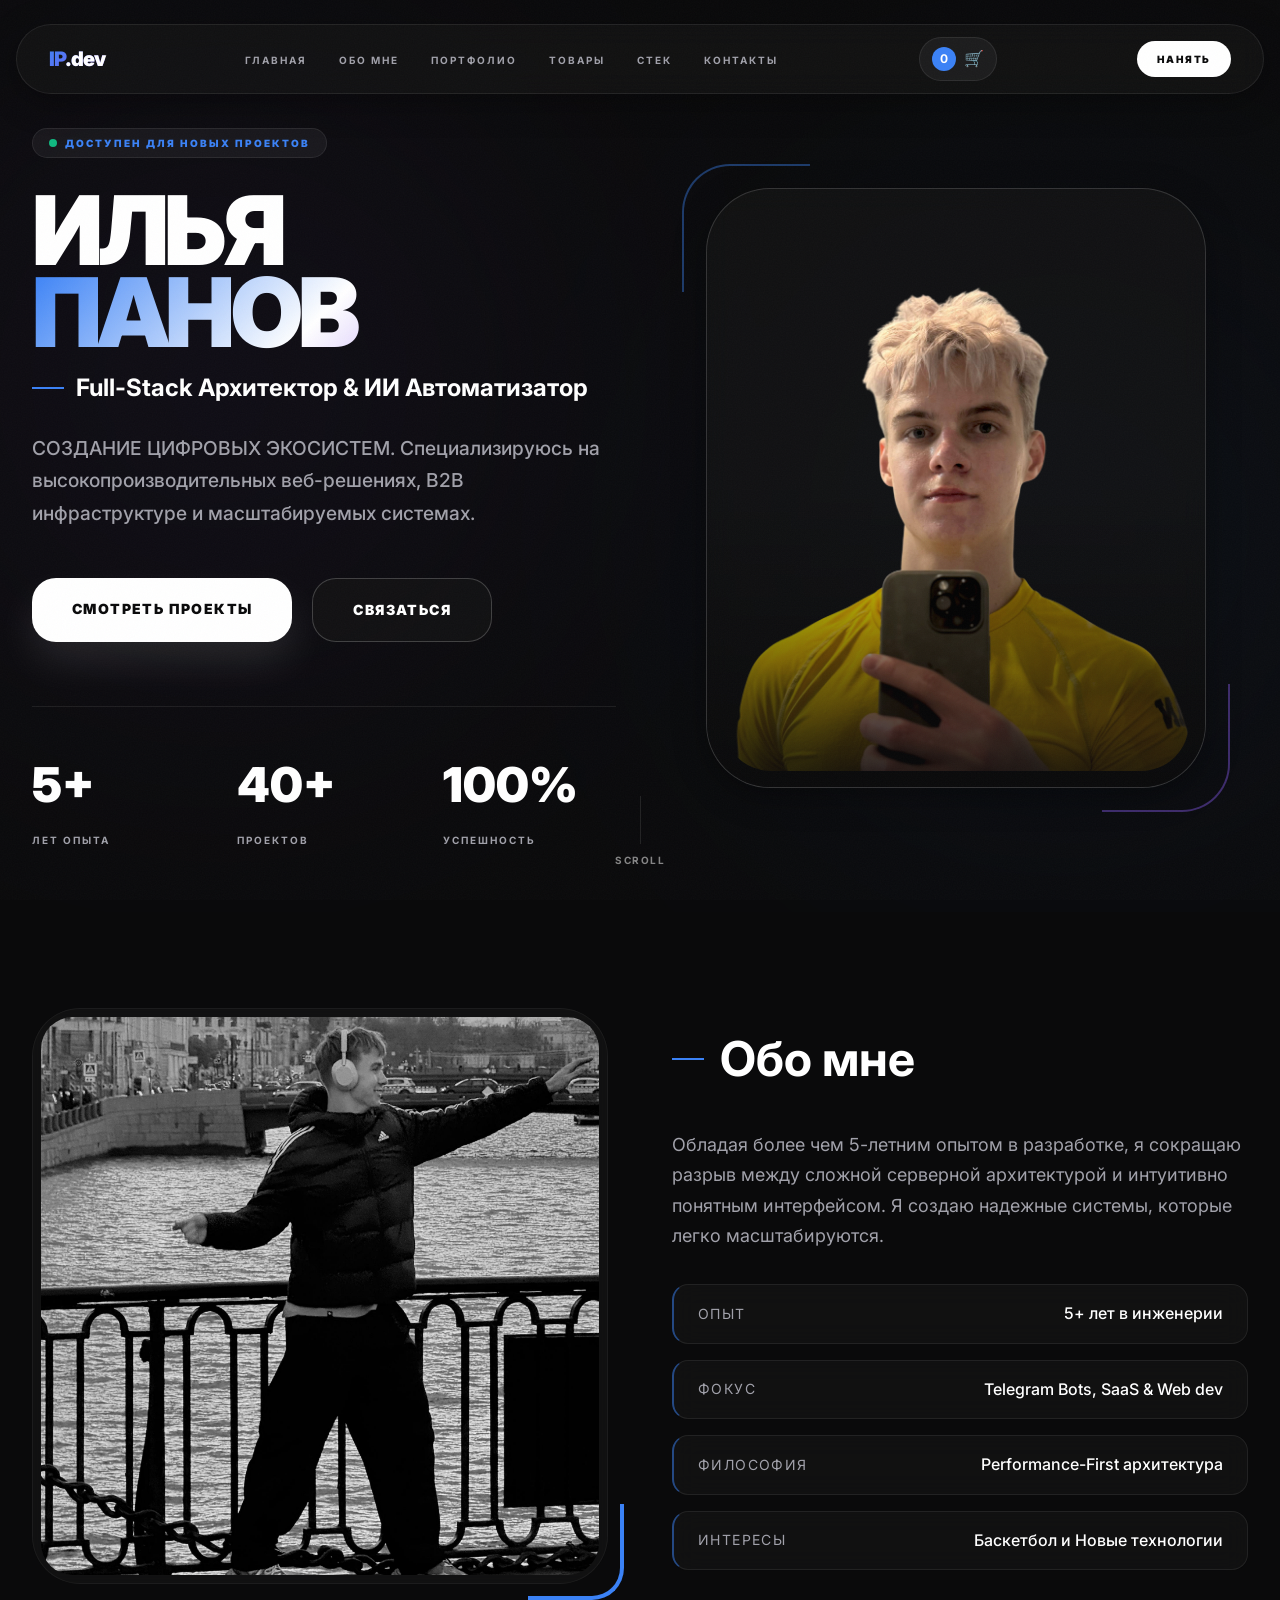
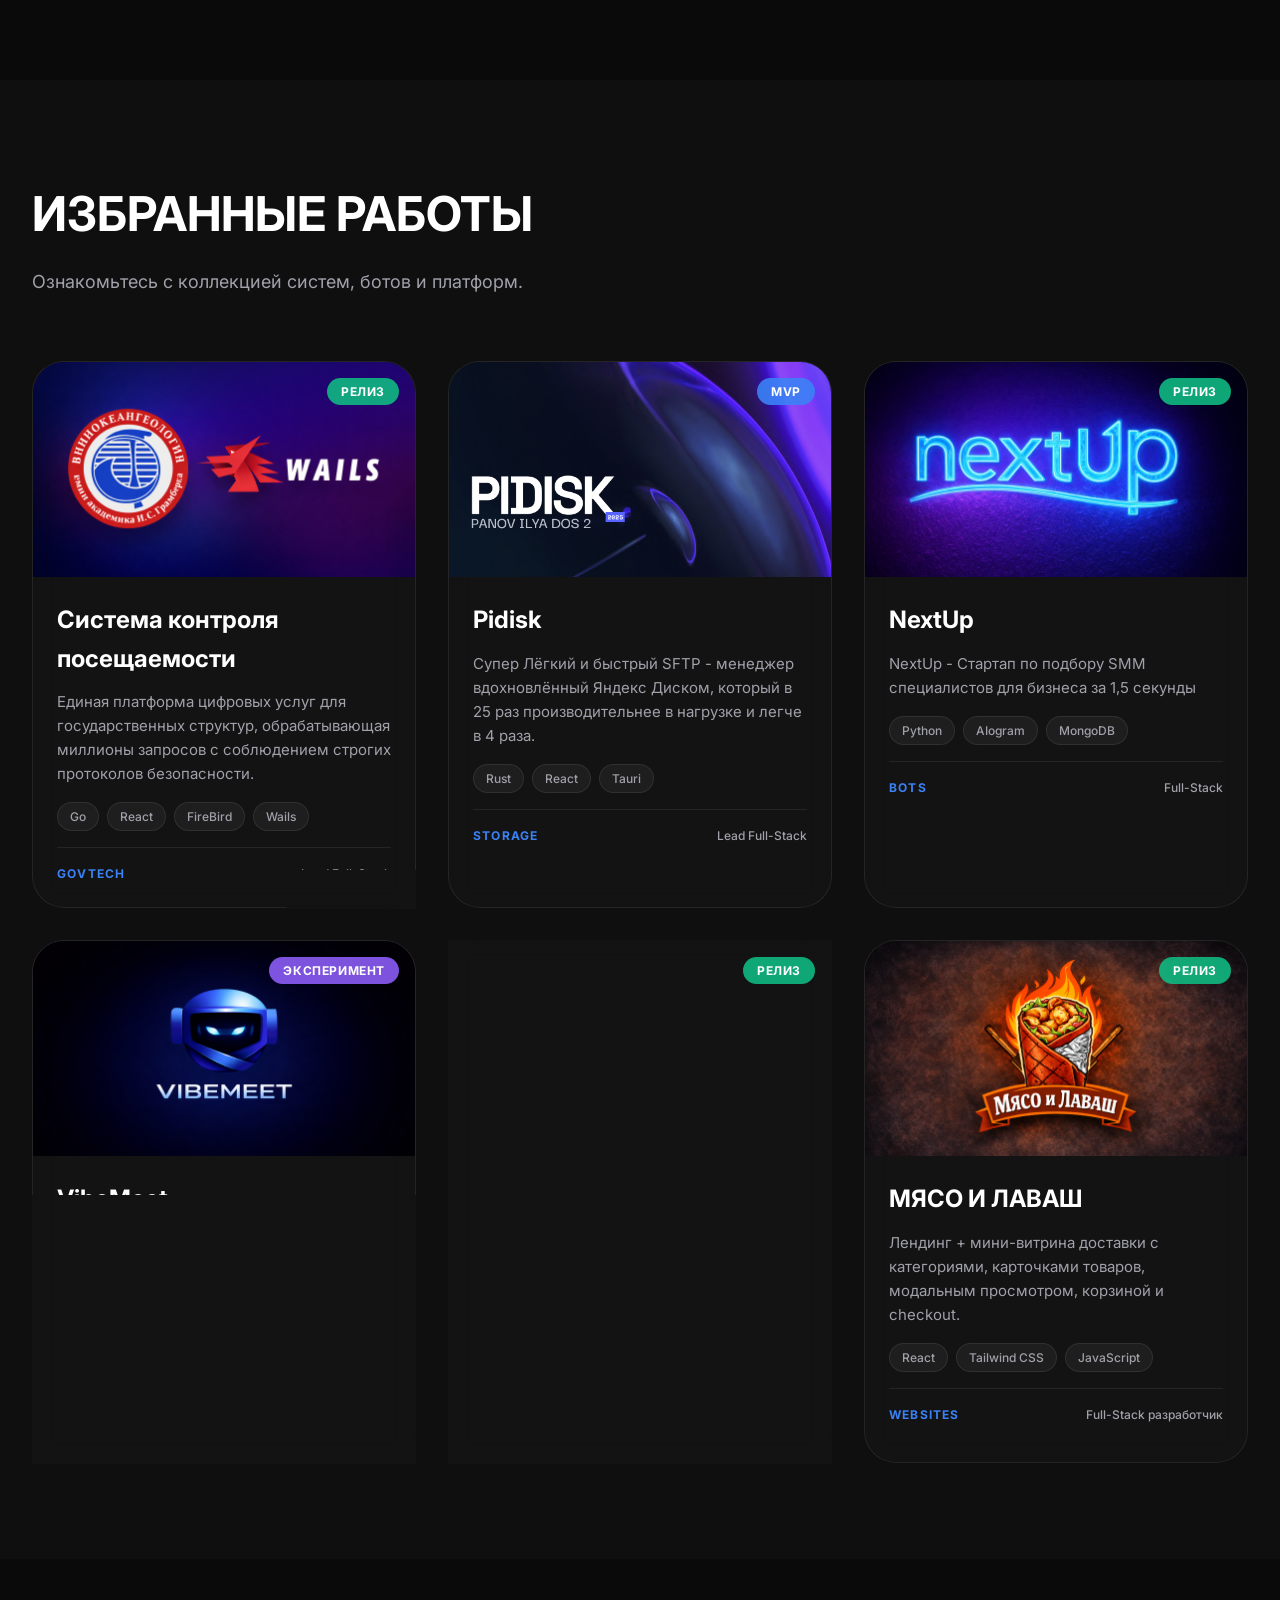
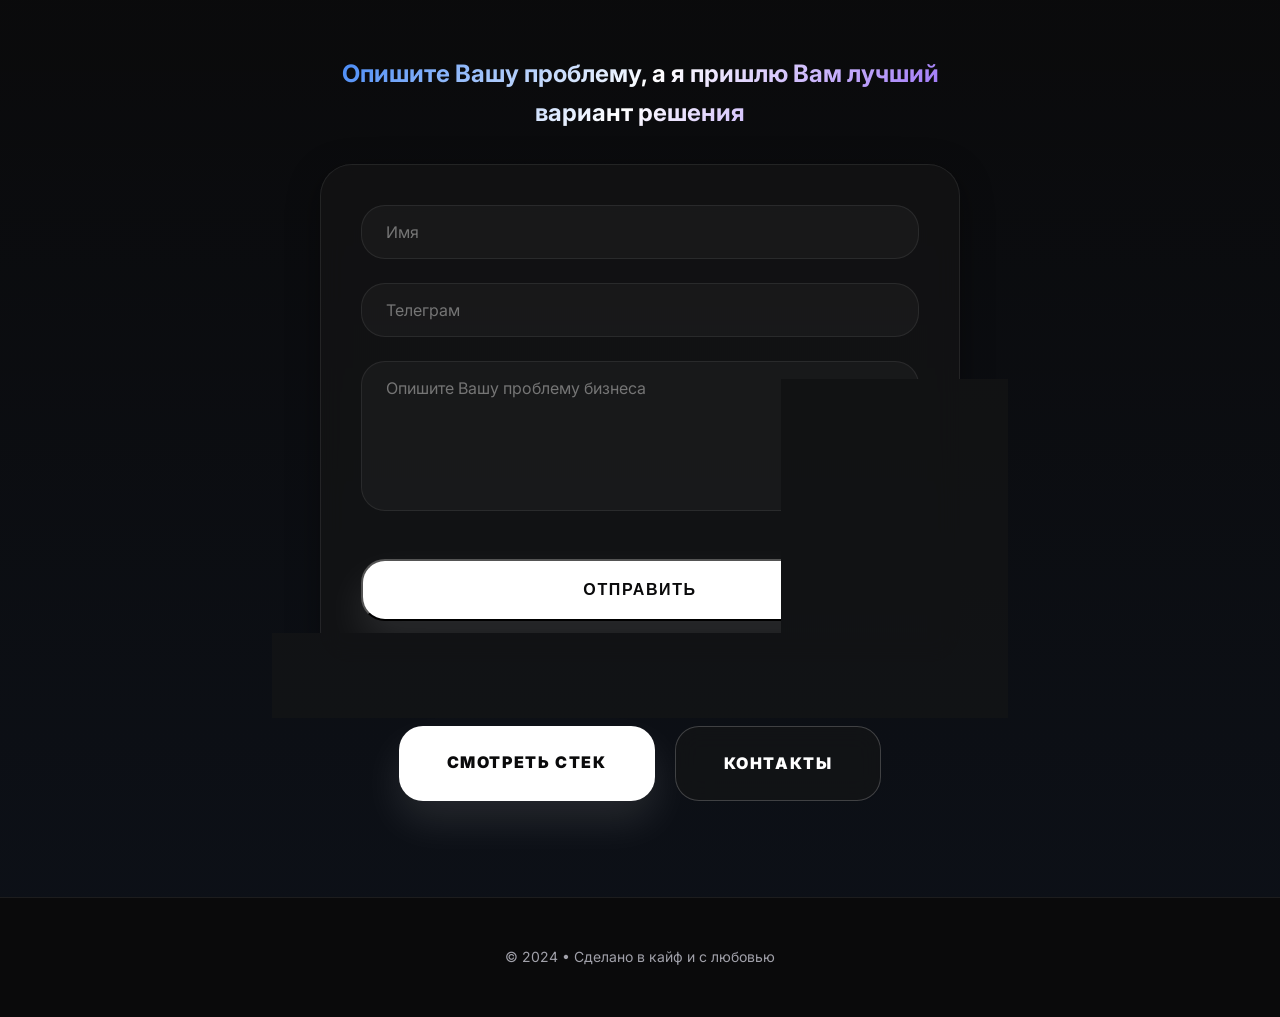
<file: index.html>
<!DOCTYPE html>
<html lang="ru">

<head>
  <meta charset="UTF-8" />
  <meta name="viewport" content="width=device-width, initial-scale=1.0" />
  <meta name="description"
    content="Илья Панов - Full-Stack разработчик с опытом 5+ лет. Специализация: веб-приложения, Telegram боты, SaaS решения." />
  <title>Илья Панов | Full-Stack Developer</title>
  <link rel="stylesheet" href="css/style.css" />
  <link rel="preconnect" href="https://fonts.googleapis.com" />
  <link rel="preconnect" href="https://fonts.gstatic.com" crossorigin />
  <link
    href="https://fonts.googleapis.com/css2?family=Inter:wght@300;400;500;600;700;800;900&family=JetBrains+Mono:wght@400;500;700&display=swap"
    rel="stylesheet" />
</head>

<body>
  <!-- Navigation -->
  <header class="header">
    <nav class="nav-container">
        <div class="nav-content">
        <div class="logo">
          <a href="index.html" style="text-decoration: none; color: inherit;">IP<span class="logo-accent">.dev</span></a>
        </div>
        <ul class="nav-menu">
          <li><a href="#home" class="nav-link">Главная</a></li>
          <li><a href="#about" class="nav-link">Обо мне</a></li>
          <li><a href="#portfolio" class="nav-link">Портфолио</a></li>
          <li><a href="products.html" class="nav-link">Товары</a></li>
          <li><a href="stack.html" class="nav-link">Стек</a></li>
          <li><a href="contacts.html" class="nav-link">Контакты</a></li>
        </ul>
        <a href="cart.html" class="nav-cart" title="Корзина">
          <span class="cart-count">0</span>
          <span class="cart-icon">🛒</span>
        </a>
        <a href="https://t.me/Pilya_07" target="_blank" class="btn-hire">Нанять</a>
      </div>
    </nav>
  </header>

  <!-- Main Content -->
  <main>
    <!-- Hero Section -->
    <section id="home" class="hero">
      <div class="hero-bg-blur hero-bg-blur-1"></div>
      <div class="hero-bg-blur hero-bg-blur-2"></div>

      <div class="container hero-container">
        <div class="hero-content">
          <div class="hero-badge">
            <span class="status-dot"></span>
            <span>Доступен для новых проектов</span>
          </div>

          <h1 class="hero-title">
            <span class="hero-name">ИЛЬЯ</span>
            <span class="hero-surname">ПАНОВ</span>
          </h1>

          <h2 class="hero-subtitle">
            <span class="accent-line"></span>
            <span>Full-Stack Архитектор & ИИ Автоматизатор</span>
          </h2>

          <p class="hero-description">
            СОЗДАНИЕ ЦИФРОВЫХ ЭКОСИСТЕМ. Специализируюсь на
            высокопроизводительных веб-решениях, B2B инфраструктуре и
            масштабируемых системах.
          </p>

          <div class="hero-buttons">
            <a href="#portfolio" class="btn btn-primary">Смотреть проекты</a>
            <a href="#contact" class="btn btn-secondary">Связаться</a>
          </div>

          <div class="hero-stats">
            <div class="stat-item">
              <div class="stat-value">5+</div>
              <div class="stat-label">Лет опыта</div>
            </div>
            <div class="stat-item">
              <div class="stat-value">40+</div>
              <div class="stat-label">Проектов</div>
            </div>
            <div class="stat-item">
              <div class="stat-value">100%</div>
              <div class="stat-label">Успешность</div>
            </div>
          </div>
        </div>

        <div class="hero-image">
          <div class="image-wrapper">
            <div class="image-frame">
              <img src="images/AVATAR.png" alt="Илья Панов - Full-Stack Developer" class="profile-image" />
            </div>
            <div class="image-corner image-corner-tl"></div>
            <div class="image-corner image-corner-br"></div>
          </div>
        </div>
      </div>
    </section>

    <!-- About Section -->
    <section id="about" class="about">
      <div class="container about-container">
        <div class="about-image">
          <div class="about-image-wrapper">
            <img src="images/Photo-2.jpg" alt="Developer at work" class="about-img" />
          </div>
          <div class="about-corner"></div>
        </div>

        <div class="about-content">
          <h2 class="section-title">
            <span class="title-line"></span>
            <span>Обо мне</span>
          </h2>

          <p class="about-text">
            Обладая более чем 5-летним опытом в разработке, я сокращаю разрыв
            между сложной серверной архитектурой и интуитивно понятным
            интерфейсом. Я создаю надежные системы, которые легко
            масштабируются.
          </p>

          <div class="about-facts">
            <div class="fact-item">
              <span class="fact-label">Опыт</span>
              <span class="fact-value">5+ лет в инженерии</span>
            </div>
            <div class="fact-item">
              <span class="fact-label">Фокус</span>
              <span class="fact-value">Telegram Bots, SaaS & Web dev</span>
            </div>
            <div class="fact-item">
              <span class="fact-label">Философия</span>
              <span class="fact-value">Performance-First архитектура</span>
            </div>
            <div class="fact-item">
              <span class="fact-label">Интересы</span>
              <span class="fact-value">Баскетбол и Новые технологии</span>
            </div>
          </div>
        </div>
      </div>
    </section>

    <!-- Portfolio Section -->
    <section id="portfolio" class="portfolio">
      <div class="container">
        <div class="portfolio-header">
          <div class="portfolio-intro">
            <h2 class="section-title-large">ИЗБРАННЫЕ РАБОТЫ</h2>
            <p class="section-description">
              Ознакомьтесь с коллекцией систем, ботов и платформ.
            </p>
          </div>
        </div>

        <div class="portfolio-grid">
          <!-- Project 1 -->
          <article class="project-card">
            <div class="project-image">
              <img src="images/vniiio.png" alt="Система контроля посещаемости" />
              <div class="project-overlay">
                <span class="project-status">Релиз</span>
              </div>
            </div>
            <div class="project-content">
              <h3 class="project-title">Система контроля посещаемости</h3>
              <p class="project-description">
                Единая платформа цифровых услуг для государственных структур,
                обрабатывающая миллионы запросов с соблюдением строгих
                протоколов безопасности.
              </p>
              <div class="project-stack">
                <span class="stack-tag">Go</span>
                <span class="stack-tag">React</span>
                <span class="stack-tag">FireBird</span>
                <span class="stack-tag">Wails</span>
              </div>
              <div class="project-meta">
                <span class="project-category">GovTech</span>
                <span class="project-role">Lead Full-Stack</span>
              </div>
            </div>
          </article>

          <!-- Project 2 -->
          <article class="project-card">
            <div class="project-image">
              <img src="images/cover_slide.png" alt="Pidisk" />
              <div class="project-overlay">
                <span class="project-status project-status-mvp">MVP</span>
              </div>
            </div>
            <div class="project-content">
              <h3 class="project-title">Pidisk</h3>
              <p class="project-description">
                Супер Лёгкий и быстрый SFTP - менеджер вдохновлённый Яндекс
                Диском, который в 25 раз производительнее в нагрузке и легче в
                4 раза.
              </p>
              <div class="project-stack">
                <span class="stack-tag">Rust</span>
                <span class="stack-tag">React</span>
                <span class="stack-tag">Tauri</span>
              </div>
              <div class="project-meta">
                <span class="project-category">Storage</span>
                <span class="project-role">Lead Full-Stack</span>
              </div>
            </div>
          </article>

          <!-- Project 3 -->
          <article class="project-card">
            <div class="project-image">
              <img src="images/next_up.png" alt="NextUp" />
              <div class="project-overlay">
                <span class="project-status">Релиз</span>
              </div>
            </div>
            <div class="project-content">
              <h3 class="project-title">NextUp</h3>
              <p class="project-description">
                NextUp - Стартап по подбору SMM специалистов для бизнеса за
                1,5 секунды
              </p>
              <div class="project-stack">
                <span class="stack-tag">Python</span>
                <span class="stack-tag">AIogram</span>
                <span class="stack-tag">MongoDB</span>
              </div>
              <div class="project-meta">
                <span class="project-category">Bots</span>
                <span class="project-role">Full-Stack</span>
              </div>
            </div>
          </article>

          <!-- Project 4 -->
          <article class="project-card">
            <div class="project-image">
              <img src="images/vibemeet.png" alt="VibeMeet" />
              <div class="project-overlay">
                <span class="project-status project-status-exp">Эксперимент</span>
              </div>
            </div>
            <div class="project-content">
              <h3 class="project-title">VibeMeet</h3>
              <p class="project-description">
                Анонимная платформа видеоконференций в реальном времени с
                интеграцией WebRTC с низкой задержкой и динамическим
                управлением комнатами.
              </p>
              <div class="project-stack">
                <span class="stack-tag">React</span>
                <span class="stack-tag">WebRTC</span>
                <span class="stack-tag">Go</span>
                <span class="stack-tag">Redis</span>
              </div>
              <div class="project-meta">
                <span class="project-category">Communication</span>
                <span class="project-role">Core Developer</span>
              </div>
            </div>
          </article>

          <!-- Project 5 -->
          <article class="project-card">
            <div class="project-image">
              <img src="images/sber.png" alt="DataStream Crypto-Dashboard" />
              <div class="project-overlay">
                <span class="project-status">Релиз</span>
              </div>
            </div>
            <div class="project-content">
              <h3 class="project-title">DataStream Crypto-Dashboard</h3>
              <p class="project-description">
                Тестовое задание для СБЕР. Суть: показать как грамотно умеешь
                работать с объёмом данных. Итог: Оффер от СБЕР.
              </p>
              <div class="project-stack">
                <span class="stack-tag">Python</span>
                <span class="stack-tag">StreamLit</span>
                <span class="stack-tag">Kaggle</span>
              </div>
              <div class="project-meta">
                <span class="project-category">Analytics</span>
                <span class="project-role">Full-Stack</span>
              </div>
            </div>
          </article>

          <!-- Project 6 -->
          <article class="project-card">
            <div class="project-image">
              <img src="images/meat_and_bread.png" alt="МЯСО И ЛАВАШ" />
              <div class="project-overlay">
                <span class="project-status">Релиз</span>
              </div>
            </div>
            <div class="project-content">
              <h3 class="project-title">МЯСО И ЛАВАШ</h3>
              <p class="project-description">
                Лендинг + мини-витрина доставки с категориями, карточками
                товаров, модальным просмотром, корзиной и checkout.
              </p>
              <div class="project-stack">
                <span class="stack-tag">React</span>
                <span class="stack-tag">Tailwind CSS</span>
                <span class="stack-tag">JavaScript</span>
              </div>
              <div class="project-meta">
                <span class="project-category">Websites</span>
                <span class="project-role">Full-Stack разработчик</span>
              </div>
            </div>
          </article>
        </div>
      </div>
    </section>

    <!-- Navigation Section -->
    <section id="navigation" class="navigation-section">
      <div class="container">
        <div class="navigation-content">
          <div class="form-wrapper">
            <h3 class="form-title">
              Опишите Вашу проблему, а я пришлю Вам лучший вариант решения
            </h3>
            <form class="contact-form" action="#" method="POST">
              <div class="form-group">
                <input type="text" name="name" class="form-input" placeholder="Имя" required />
              </div>
              <div class="form-group">
                <input type="text" name="telegram" class="form-input" placeholder="Телеграм" required />
              </div>
              <div class="form-group">
                <textarea name="message" class="form-input form-textarea" placeholder="Опишите Вашу проблему бизнеса"
                  required></textarea>
              </div>
              <button type="submit" class="btn btn-primary form-submit">
                Отправить
              </button>
            </form>
          </div>

          <div class="navigation-buttons">
            <a href="stack.html" class="btn btn-primary btn-large">Смотреть стек</a>
            <a href="contacts.html" class="btn btn-secondary btn-large">Контакты</a>
          </div>
        </div>
      </div>
    </section>
  </main>

  <!-- Footer -->
  <footer class="footer">
    <div class="container">
      <p>© 2024 • Сделано в кайф и с любовью</p>
    </div>
  </footer>

  <!-- Scroll Indicator -->
  <div class="scroll-indicator">
    <span class="scroll-line"></span>
    <span class="scroll-text">Scroll</span>
  </div>
  <!-- Success Popup -->
  <div id="success-popup" class="popup-overlay">
    <div class="popup-content">
      <div class="popup-icon">✨</div>
      <h3 class="popup-title">Ваша заявка отправлена!</h3>
      <p class="popup-message">Скоро свяжусь с вами по вашему контакту.</p>
      <button class="btn btn-primary popup-close">Отлично</button>
    </div>
  </div>

  <script src="js/cart.js"></script>
  <script>
    document.addEventListener("DOMContentLoaded", function () {
      const form = document.querySelector(".contact-form")
      const popup = document.getElementById("success-popup")
      const closeBtn = document.querySelector(".popup-close")
      const popupOverlay = document.querySelector(".popup-overlay")

      if (form) {
        form.addEventListener("submit", function (e) {
          e.preventDefault()

          // Добавлю потом бек сюда

          popup.classList.add("active")
          form.reset()
        })
      }

      function closePopup() {
        popup.classList.remove("active")
      }

      if (closeBtn) {
        closeBtn.addEventListener("click", closePopup)
      }

      if (popupOverlay) {
        popupOverlay.addEventListener("click", function (e) {
          if (e.target === popupOverlay) {
            closePopup()
          }
        })
      }
    })
  </script>
</body>

</html>
</file>
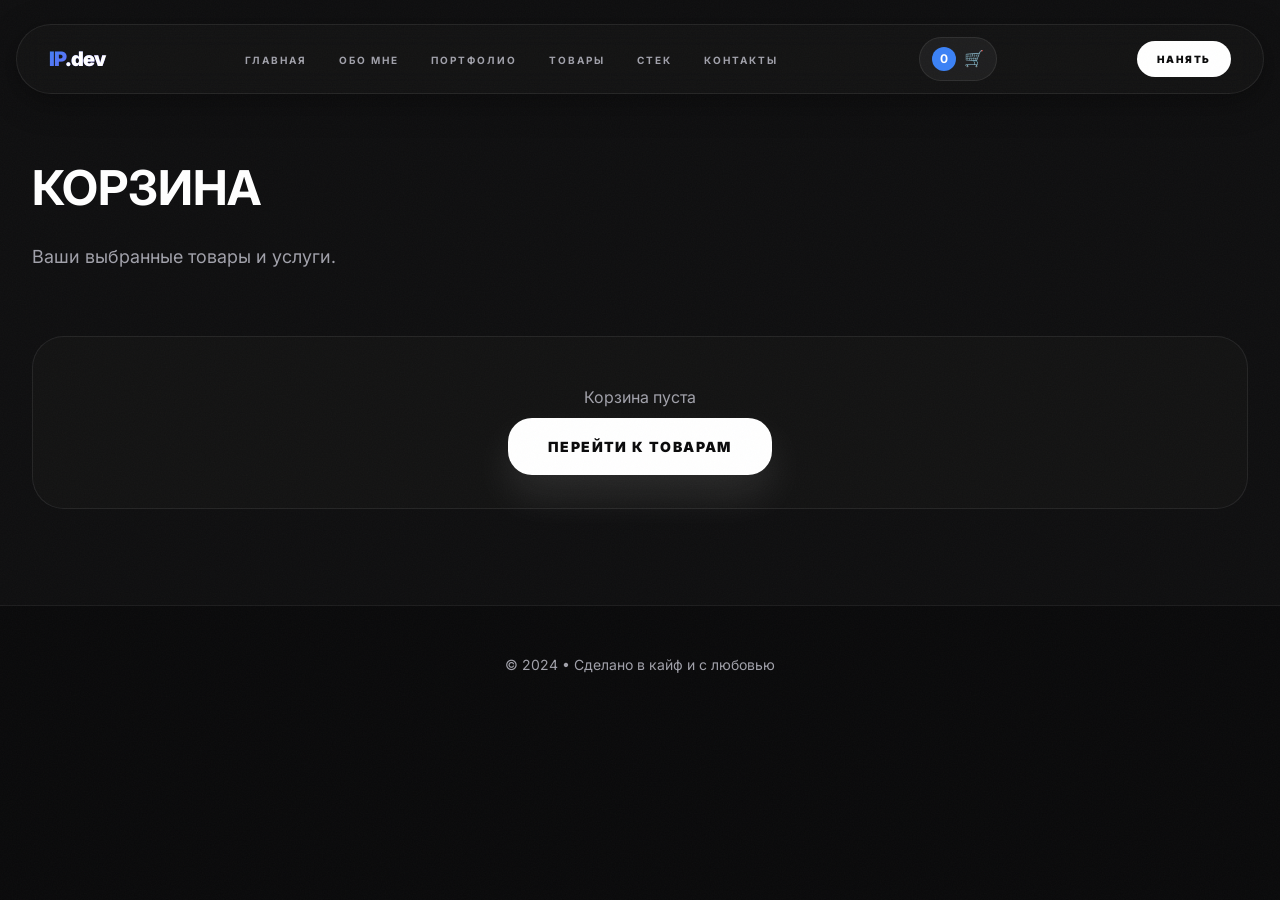
<file: cart.html>
<!DOCTYPE html>
<html lang="ru">

<head>
    <meta charset="UTF-8">
    <meta name="viewport" content="width=device-width, initial-scale=1.0">
    <meta name="description" content="Корзина товаров Ильи Панова">
    <title>Корзина | Илья Панов</title>
    <link rel="stylesheet" href="css/style.css">
    <link rel="preconnect" href="https://fonts.googleapis.com">
    <link rel="preconnect" href="https://fonts.gstatic.com" crossorigin>
    <link
        href="https://fonts.googleapis.com/css2?family=Inter:wght@300;400;500;600;700;800;900&family=JetBrains+Mono:wght@400;500;700&display=swap"
        rel="stylesheet">
</head>

<body>
    <header class="header">
        <nav class="nav-container">
            <div class="nav-content">
                <div class="logo">
                    <a href="index.html" style="text-decoration: none; color: inherit;">
                        IP<span class="logo-accent">.dev</span>
                    </a>
                </div>
                <ul class="nav-menu">
                    <li><a href="index.html" class="nav-link">Главная</a></li>
                    <li><a href="index.html#about" class="nav-link">Обо мне</a></li>
                    <li><a href="index.html#portfolio" class="nav-link">Портфолио</a></li>
                    <li><a href="products.html" class="nav-link">Товары</a></li>
                    <li><a href="stack.html" class="nav-link">Стек</a></li>
                    <li><a href="contacts.html" class="nav-link">Контакты</a></li>
                </ul>
                <a href="cart.html" class="nav-cart" title="Корзина">
                    <span class="cart-count">0</span>
                    <span class="cart-icon">🛒</span>
                </a>
                <a href="https://t.me/Pilya_07" target="_blank" class="btn-hire">Нанять</a>
            </div>
        </nav>
    </header>

    <main>
        <section id="cart" class="portfolio" style="padding-top: 150px;">
            <div class="container">
                <div class="portfolio-header">
                    <h2 class="section-title-large">КОРЗИНА</h2>
                    <p class="section-description">
                        Ваши выбранные товары и услуги.
                    </p>
                </div>

                <div id="cart-items" class="cart-items">
                    <!-- Элементы корзины рендерятся скриптом -->
                </div>

                <div id="cart-empty" class="cart-empty">
                    <p>Корзина пуста</p>
                    <a href="products.html" class="btn btn-primary">Перейти к товарам</a>
                </div>

                <div id="cart-summary" class="cart-summary">
                    <div class="cart-total">
                        <span class="cart-total-label">Итого:</span>
                        <span id="cart-total-value" class="cart-total-value">0 ₽</span>
                    </div>
                </div>
            </div>
        </section>
    </main>

    <footer class="footer">
        <div class="container">
            <p>© 2024 • Сделано в кайф и с любовью</p>
        </div>
    </footer>

    <script src="js/cart.js"></script>
</body>

</html>
</file>
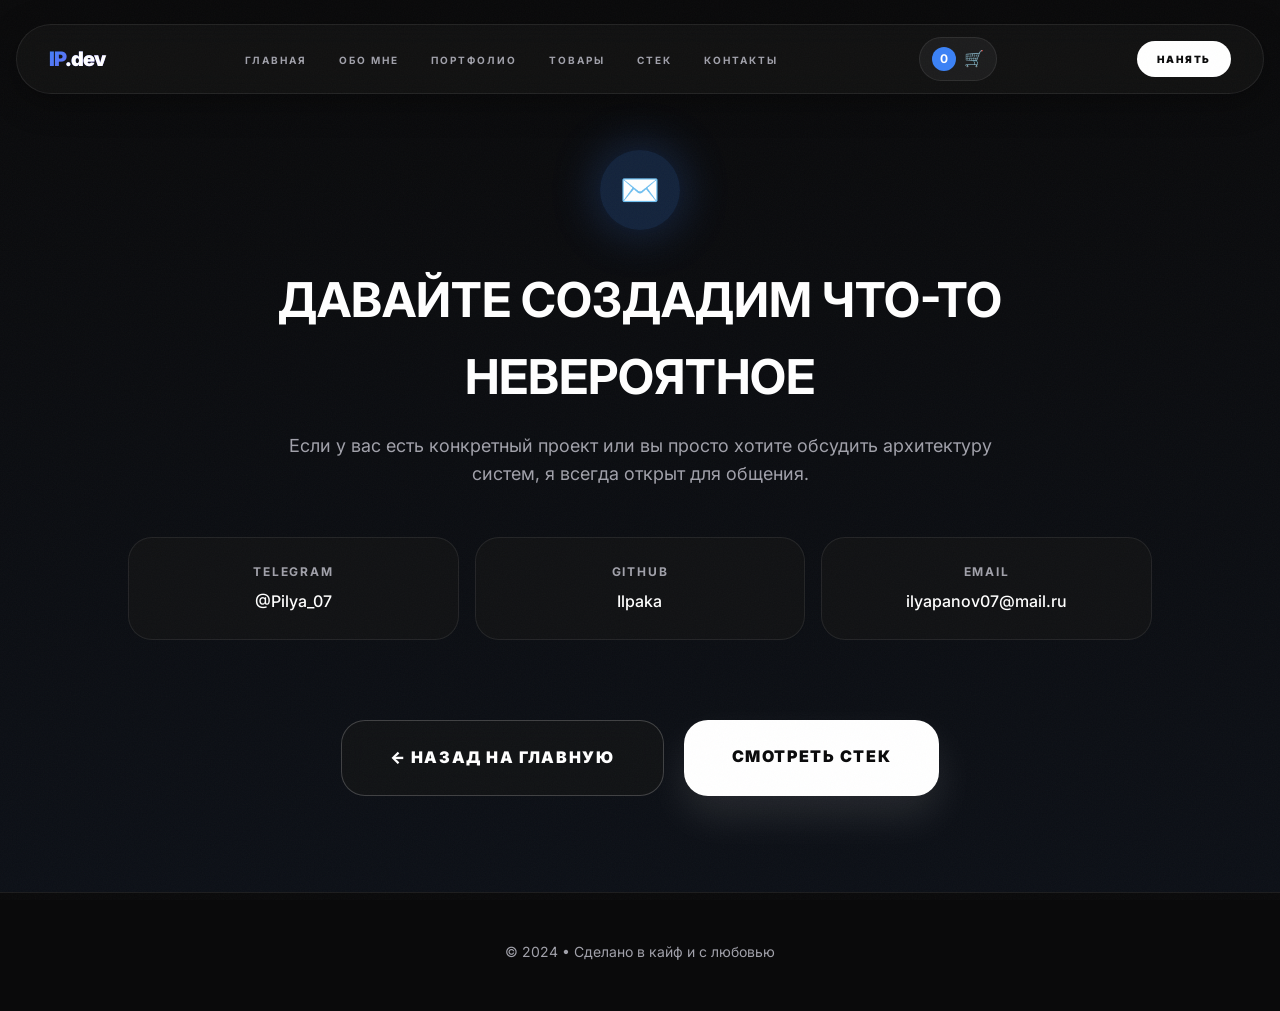
<file: contacts.html>
<!DOCTYPE html>
<html lang="ru">

<head>
    <meta charset="UTF-8">
    <meta name="viewport" content="width=device-width, initial-scale=1.0">
    <meta name="description" content="Контакты Ильи Панова - Full-Stack разработчика">
    <title>Контакты | Илья Панов</title>
    <link rel="stylesheet" href="css/style.css">
    <link rel="preconnect" href="https://fonts.googleapis.com">
    <link rel="preconnect" href="https://fonts.gstatic.com" crossorigin>
    <link
        href="https://fonts.googleapis.com/css2?family=Inter:wght@300;400;500;600;700;800;900&family=JetBrains+Mono:wght@400;500;700&display=swap"
        rel="stylesheet">
</head>

<body>
    <!-- Navigation -->
    <header class="header">
        <nav class="nav-container">
            <div class="nav-content">
                <div class="logo">
                    <a href="index.html" style="text-decoration: none; color: inherit;">
                        IP<span class="logo-accent">.dev</span>
                    </a>
                </div>
                <ul class="nav-menu">
                    <li><a href="index.html" class="nav-link">Главная</a></li>
                    <li><a href="index.html#about" class="nav-link">Обо мне</a></li>
                    <li><a href="index.html#portfolio" class="nav-link">Портфолио</a></li>
                    <li><a href="products.html" class="nav-link">Товары</a></li>
                    <li><a href="stack.html" class="nav-link">Стек</a></li>
                    <li><a href="contacts.html" class="nav-link">Контакты</a></li>
                </ul>
                <a href="cart.html" class="nav-cart" title="Корзина">
                    <span class="cart-count">0</span>
                    <span class="cart-icon">🛒</span>
                </a>
                <a href="https://t.me/Pilya_07" target="_blank" class="btn-hire">Нанять</a>
            </div>
        </nav>
    </header>

    <!-- Main Content -->
    <main>
        <!-- Contact Section -->
        <section id="contact" class="contact" style="padding-top: 150px; min-height: calc(100vh - 200px);">
            <div class="container">
                <div class="contact-content">
                    <div class="contact-icon">✉️</div>
                    <h2 class="section-title-large">ДАВАЙТЕ СОЗДАДИМ ЧТО-ТО НЕВЕРОЯТНОЕ</h2>
                    <p class="section-description-centered">
                        Если у вас есть конкретный проект или вы просто хотите обсудить архитектуру систем, я всегда
                        открыт для общения.
                    </p>

                    <div class="contact-links">
                        <a href="https://t.me/Pilya_07" target="_blank" class="contact-card">
                            <span class="contact-label">Telegram</span>
                            <span class="contact-value">@Pilya_07</span>
                        </a>
                        <a href="https://github.com/Ilpaka" target="_blank" class="contact-card">
                            <span class="contact-label">GitHub</span>
                            <span class="contact-value">Ilpaka</span>
                        </a>
                        <a href="mailto:ilyapanov07@mail.ru" class="contact-card">
                            <span class="contact-label">Email</span>
                            <span class="contact-value">ilyapanov07@mail.ru</span>
                        </a>
                    </div>

                    <div class="navigation-buttons"
                        style="margin-top: 80px; display: flex; justify-content: center; gap: 20px;">
                        <a href="index.html" class="btn btn-secondary btn-large">← Назад на главную</a>
                        <a href="stack.html" class="btn btn-primary btn-large">Смотреть стек</a>
                    </div>
                </div>
            </div>
        </section>
    </main>

    <!-- Footer -->
    <footer class="footer">
        <div class="container">
            <p>© 2024 • Сделано в кайф и с любовью</p>
        </div>
    </footer>
    <script src="js/cart.js"></script>
</body>

</html>
</file>
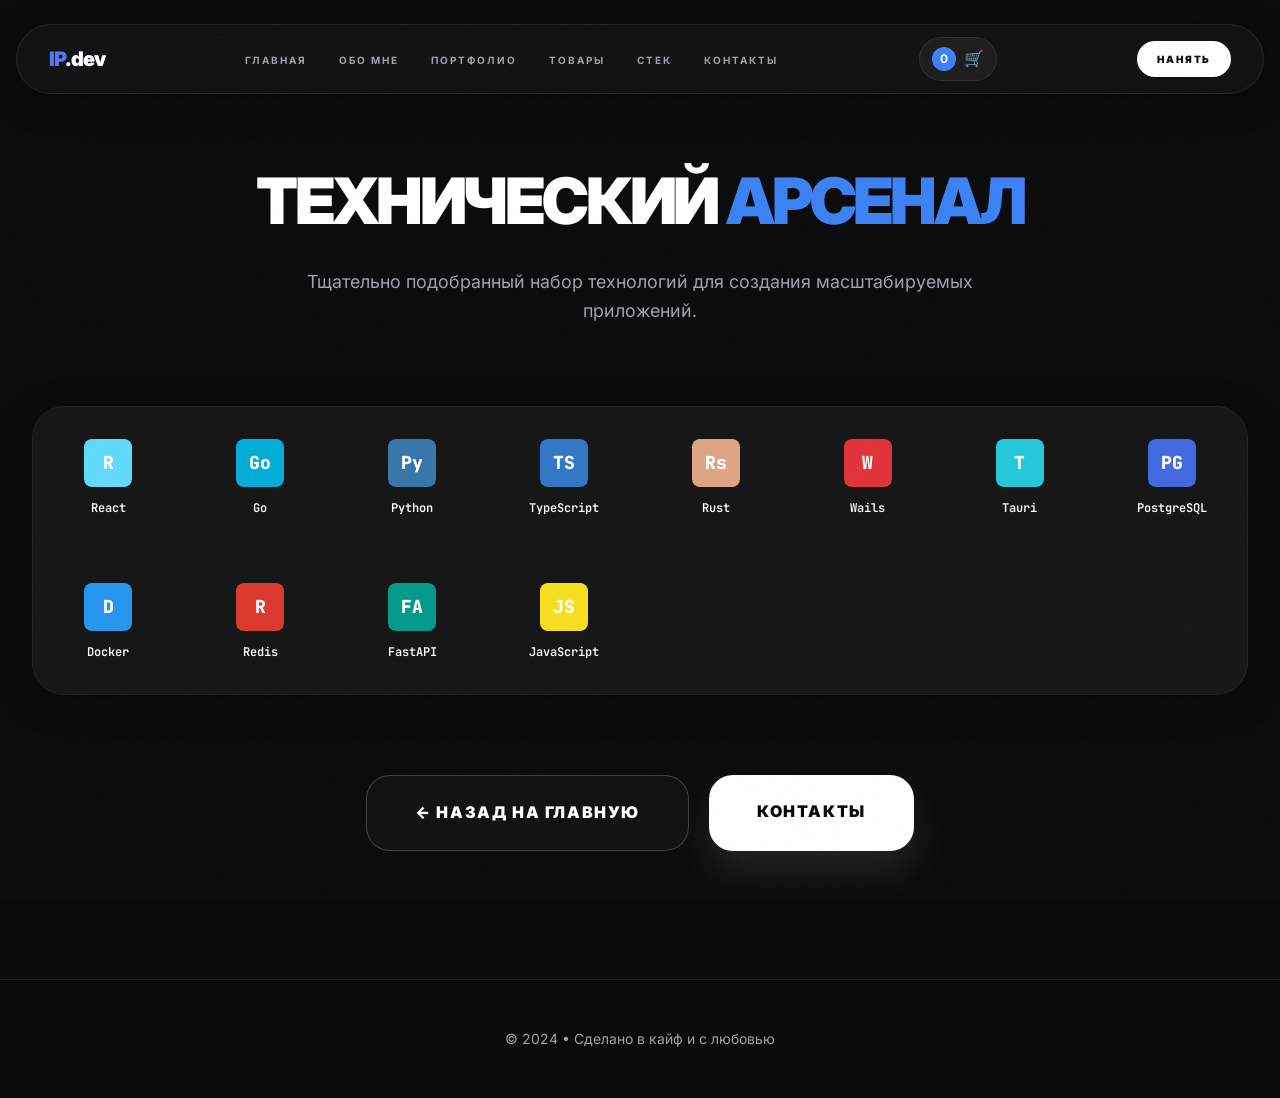
<file: stack.html>
<!DOCTYPE html>
<html lang="ru">

<head>
    <meta charset="UTF-8">
    <meta name="viewport" content="width=device-width, initial-scale=1.0">
    <meta name="description" content="Технический стек Ильи Панова - Full-Stack разработчика">
    <title>Технический стек | Илья Панов</title>
    <link rel="stylesheet" href="css/style.css">
    <link rel="preconnect" href="https://fonts.googleapis.com">
    <link rel="preconnect" href="https://fonts.gstatic.com" crossorigin>
    <link
        href="https://fonts.googleapis.com/css2?family=Inter:wght@300;400;500;600;700;800;900&family=JetBrains+Mono:wght@400;500;700&display=swap"
        rel="stylesheet">
</head>

<body>
    <!-- Navigation -->
    <header class="header">
        <nav class="nav-container">
            <div class="nav-content">
                <div class="logo">
                    <a href="index.html" style="text-decoration: none; color: inherit;">
                        IP<span class="logo-accent">.dev</span>
                    </a>
                </div>
                <ul class="nav-menu">
                    <li><a href="index.html" class="nav-link">Главная</a></li>
                    <li><a href="index.html#about" class="nav-link">Обо мне</a></li>
                    <li><a href="index.html#portfolio" class="nav-link">Портфолио</a></li>
                    <li><a href="products.html" class="nav-link">Товары</a></li>
                    <li><a href="stack.html" class="nav-link">Стек</a></li>
                    <li><a href="contacts.html" class="nav-link">Контакты</a></li>
                </ul>
                <a href="cart.html" class="nav-cart" title="Корзина">
                    <span class="cart-count">0</span>
                    <span class="cart-icon">🛒</span>
                </a>
                <a href="https://t.me/Pilya_07" target="_blank" class="btn-hire">Нанять</a>
            </div>
        </nav>
    </header>

    <!-- Main Content -->
    <main>
        <!-- Stack Section -->
        <section id="stack" class="stack" style="padding-top: 150px;">
            <div class="container">
                <div class="stack-header">
                    <h2 class="section-title-centered">
                        <span>ТЕХНИЧЕСКИЙ</span>
                        <span class="accent-text">АРСЕНАЛ</span>
                    </h2>
                    <p class="section-description-centered">
                        Тщательно подобранный набор технологий для создания масштабируемых приложений.
                    </p>
                </div>

                <div class="tech-grid">
                    <div class="tech-item">
                        <div class="tech-icon" style="background-color: #61DAFB;">R</div>
                        <span class="tech-name">React</span>
                    </div>
                    <div class="tech-item">
                        <div class="tech-icon" style="background-color: #00ADD8;">Go</div>
                        <span class="tech-name">Go</span>
                    </div>
                    <div class="tech-item">
                        <div class="tech-icon" style="background-color: #3776AB;">Py</div>
                        <span class="tech-name">Python</span>
                    </div>
                    <div class="tech-item">
                        <div class="tech-icon" style="background-color: #3178C6;">TS</div>
                        <span class="tech-name">TypeScript</span>
                    </div>
                    <div class="tech-item">
                        <div class="tech-icon" style="background-color: #DEA584;">Rs</div>
                        <span class="tech-name">Rust</span>
                    </div>
                    <div class="tech-item">
                        <div class="tech-icon" style="background-color: #E13238;">W</div>
                        <span class="tech-name">Wails</span>
                    </div>
                    <div class="tech-item">
                        <div class="tech-icon" style="background-color: #24C8DB;">T</div>
                        <span class="tech-name">Tauri</span>
                    </div>
                    <div class="tech-item">
                        <div class="tech-icon" style="background-color: #4169E1;">PG</div>
                        <span class="tech-name">PostgreSQL</span>
                    </div>
                    <div class="tech-item">
                        <div class="tech-icon" style="background-color: #2496ED;">D</div>
                        <span class="tech-name">Docker</span>
                    </div>
                    <div class="tech-item">
                        <div class="tech-icon" style="background-color: #DC382D;">R</div>
                        <span class="tech-name">Redis</span>
                    </div>
                    <div class="tech-item">
                        <div class="tech-icon" style="background-color: #05998B;">FA</div>
                        <span class="tech-name">FastAPI</span>
                    </div>
                    <div class="tech-item">
                        <div class="tech-icon" style="background-color: #F7DF1E;">JS</div>
                        <span class="tech-name">JavaScript</span>
                    </div>
                </div>

                <div class="navigation-buttons"
                    style="margin-top: 80px; display: flex; justify-content: center; gap: 20px;">
                    <a href="index.html" class="btn btn-secondary btn-large">← Назад на главную</a>
                    <a href="contacts.html" class="btn btn-primary btn-large">Контакты</a>
                </div>
            </div>
        </section>
    </main>

    <!-- Footer -->
    <footer class="footer">
        <div class="container">
            <p>© 2024 • Сделано в кайф и с любовью</p>
        </div>
    </footer>
    <script src="js/cart.js"></script>
</body>

</html>
</file>
<file: css/style.css>
:root {
  /* Colors */
  --color-background: #0A0A0B;
  --color-surface: #161617;
  --color-accent-primary: #3B82F6;
  --color-accent-secondary: #8B5CF6;
  --color-accent-subtle: rgba(59, 130, 246, 0.1);
  --color-text: #FFFFFF;
  --color-text-muted: #A1A1AA;
  --color-border: rgba(255, 255, 255, 0.08);

  /* Spacing */
  --spacing-xs: 0.5rem;
  --spacing-sm: 1rem;
  --spacing-md: 1.5rem;
  --spacing-lg: 2rem;
  --spacing-xl: 3rem;
  --spacing-2xl: 4rem;
  --spacing-3xl: 6rem;

  /* Typography */
  --font-sans: 'Inter', -apple-system, BlinkMacSystemFont, 'Segoe UI', sans-serif;
  --font-mono: 'JetBrains Mono', 'Courier New', monospace;

  /* Transitions */
  --transition-fast: 0.2s ease;
  --transition-normal: 0.3s ease;
  --transition-slow: 0.6s ease;

  /* Border radius */
  --radius-sm: 0.5rem;
  --radius-md: 1rem;
  --radius-lg: 1.5rem;
  --radius-xl: 2rem;
  --radius-full: 9999px;

  /* Shadows */
  --shadow-sm: 0 2px 8px rgba(0, 0, 0, 0.1);
  --shadow-md: 0 8px 32px rgba(0, 0, 0, 0.37);
  --shadow-lg: 0 20px 40px rgba(255, 255, 255, 0.1);
}

/* Reset */
* {
  margin: 0;
  padding: 0;
  box-sizing: border-box;
}

html {
  scroll-behavior: smooth;
  overflow-x: hidden;
}

body {
  font-family: var(--font-sans);
  background-color: var(--color-background);
  color: var(--color-text);
  line-height: 1.6;
  overflow-x: hidden;
  position: relative;
}

/* Noise texture overlay */
body::before {
  content: '';
  position: fixed;
  top: 0;
  left: 0;
  width: 100%;
  height: 100%;
  background-image: url("data:image/svg+xml,%3Csvg viewBox='0 0 200 200' xmlns='http://www.w3.org/2000/svg'%3E%3Cfilter id='noiseFilter'%3E%3CfeTurbulence type='fractalNoise' baseFrequency='3.5' numOctaves='3' stitchTiles='stitch'/%3E%3C/filter%3E%3Crect width='100%25' height='100%25' filter='url(%23noiseFilter)'/%3E%3C/svg%3E");
  opacity: 0.03;
  pointer-events: none;
  z-index: 100;
}

img {
  max-width: 100%;
  height: auto;
  display: block;
}

a {
  text-decoration: none;
  color: inherit;
}

ul {
  list-style: none;
}

/* Container */
.container {
  max-width: 1280px;
  margin: 0 auto;
  padding: 0 2rem;
}

/* ========================================
   Header & Navigation
   ======================================== */

.header {
  position: fixed;
  top: 0;
  left: 0;
  right: 0;
  z-index: 50;
  padding: 1.5rem 0 0.5rem;
}

.nav-container {
  max-width: 1280px;
  margin: 0 auto;
  padding: 0 1rem;
}

.nav-content {
  background: rgba(22, 22, 23, 0.6);
  backdrop-filter: blur(12px);
  border: 1px solid var(--color-border);
  border-radius: var(--radius-full);
  padding: 0.75rem 2rem;
  display: flex;
  align-items: center;
  justify-content: space-between;
  gap: 2rem;
  box-shadow: var(--shadow-md);
}

.logo {
  font-size: 1.25rem;
  font-weight: 900;
  letter-spacing: -0.05em;
  background: linear-gradient(135deg, var(--color-accent-primary), var(--color-accent-secondary));
  -webkit-background-clip: text;
  background-clip: text;
  -webkit-text-fill-color: transparent;
}

.logo-accent {
  color: var(--color-text);
  -webkit-text-fill-color: var(--color-text);
}

.nav-menu {
  display: flex;
  gap: 2rem;
  align-items: center;
}

.nav-link {
  font-size: 0.625rem;
  text-transform: uppercase;
  letter-spacing: 0.2em;
  font-weight: 700;
  color: var(--color-text-muted);
  transition: all var(--transition-fast);
}

.nav-link:hover {
  color: var(--color-text);
  transform: scale(1.05);
}

.btn-hire {
  background: var(--color-text);
  color: var(--color-background);
  font-size: 0.625rem;
  font-weight: 900;
  text-transform: uppercase;
  letter-spacing: 0.15em;
  padding: 0.625rem 1.25rem;
  border-radius: var(--radius-full);
  transition: all var(--transition-fast);
  white-space: nowrap;
}

.btn-hire:hover {
  background: var(--color-accent-primary);
  color: var(--color-text);
  transform: scale(0.95);
}

/* ========================================
   Hero Section
   ======================================== */

.hero {
  min-height: 100vh;
  display: flex;
  align-items: center;
  justify-content: center;
  padding: 8rem 0 4rem;
  position: relative;
  overflow: hidden;
}

.hero-bg-blur {
  position: absolute;
  width: 600px;
  height: 600px;
  border-radius: 50%;
  filter: blur(160px);
  pointer-events: none;
  opacity: 0.4;
}

.hero-bg-blur-1 {
  top: 25%;
  right: -80px;
  background: rgba(59, 130, 246, 0.15);
  animation: float 6s ease-in-out infinite;
}

.hero-bg-blur-2 {
  bottom: 25%;
  left: -80px;
  background: rgba(139, 92, 246, 0.15);
  animation: float 6s ease-in-out infinite 3s;
}

.hero-container {
  display: grid;
  grid-template-columns: 1fr 1fr;
  gap: 3rem;
  align-items: center;
  position: relative;
  z-index: 10;
}

.hero-content {
  animation: fadeIn 0.6s ease forwards;
}

.hero-badge {
  display: inline-flex;
  align-items: center;
  gap: 0.5rem;
  padding: 0.375rem 1rem;
  border-radius: var(--radius-full);
  border: 1px solid var(--color-border);
  background: rgba(255, 255, 255, 0.05);
  font-size: 0.625rem;
  font-weight: 900;
  color: var(--color-accent-primary);
  letter-spacing: 0.2em;
  text-transform: uppercase;
  margin-bottom: 2rem;
}

.status-dot {
  width: 0.5rem;
  height: 0.5rem;
  border-radius: 50%;
  background: #10b981;
  animation: pulse 2s ease infinite;
}

.hero-title {
  font-size: clamp(3rem, 8vw, 6rem);
  font-weight: 900;
  line-height: 0.85;
  letter-spacing: -0.05em;
  text-transform: uppercase;
  margin-bottom: 1rem;
}

.hero-name {
  display: block;
}

.hero-surname {
  display: block;
  background: linear-gradient(135deg, var(--color-accent-primary) 0%, var(--color-text) 50%, var(--color-accent-secondary) 100%);
  -webkit-background-clip: text;
  background-clip: text;
  -webkit-text-fill-color: transparent;
}

.hero-subtitle {
  font-size: clamp(1.25rem, 2vw, 1.5rem);
  font-weight: 700;
  color: var(--color-text);
  margin-bottom: 1.5rem;
  display: flex;
  align-items: center;
  gap: 0.75rem;
}

.accent-line {
  display: inline-block;
  width: 2rem;
  height: 2px;
  background: var(--color-accent-primary);
}

.hero-description {
  color: var(--color-text-muted);
  font-size: clamp(1rem, 1.5vw, 1.25rem);
  max-width: 40rem;
  margin-bottom: 3rem;
  line-height: 1.7;
  font-weight: 500;
}

.hero-buttons {
  display: flex;
  flex-wrap: wrap;
  gap: 1.25rem;
  margin-bottom: 4rem;
}

.btn {
  padding: 1.25rem 2.5rem;
  border-radius: var(--radius-lg);
  font-weight: 900;
  text-transform: uppercase;
  letter-spacing: 0.1em;
  font-size: 0.875rem;
  transition: all var(--transition-fast);
  text-align: center;
}

.btn-primary {
  background: var(--color-text);
  color: var(--color-background);
  box-shadow: var(--shadow-lg);
}

.btn-primary:hover {
  background: rgba(255, 255, 255, 0.9);
  transform: scale(0.95);
}

.btn-secondary {
  background: rgba(22, 22, 23, 0.6);
  backdrop-filter: blur(12px);
  color: var(--color-text);
  border: 1px solid rgba(255, 255, 255, 0.2);
}

.btn-secondary:hover {
  background: rgba(255, 255, 255, 0.1);
  transform: scale(0.95);
}

.hero-stats {
  display: grid;
  grid-template-columns: repeat(3, 1fr);
  gap: 2rem;
  border-top: 1px solid var(--color-border);
  padding-top: 2.5rem;
}

.stat-item {
  text-align: left;
}

.stat-value {
  font-size: clamp(2rem, 4vw, 3rem);
  font-weight: 900;
  color: var(--color-text);
}

.stat-label {
  font-size: 0.625rem;
  text-transform: uppercase;
  letter-spacing: 0.2em;
  color: var(--color-text-muted);
  font-weight: 700;
  margin-top: 0.5rem;
}

.hero-image {
  position: relative;
  display: flex;
  justify-content: center;
  align-items: center;
}

.image-wrapper {
  position: relative;
  width: 100%;
  max-width: 500px;
  aspect-ratio: 5/6;
}

.image-frame {
  position: relative;
  width: 100%;
  height: 100%;
  border-radius: 4rem;
  overflow: hidden;
  border: 1px solid rgba(255, 255, 255, 0.15);
  background: rgba(22, 22, 23, 0.6);
  backdrop-filter: blur(12px);
  padding: 1rem;
  box-shadow: var(--shadow-md);
  transition: transform var(--transition-slow);
}

.image-frame:hover {
  transform: scale(1.01) rotate(-1deg);
}

.image-frame::before {
  content: '';
  position: absolute;
  inset: 0;
  background: linear-gradient(to top, rgba(10, 10, 11, 0.9) 0%, transparent 50%);
  z-index: 1;
  pointer-events: none;
}

.profile-image {
  width: 100%;
  height: 100%;
  object-fit: cover;
  object-position: top;
  border-radius: 3rem;
  transition: transform var(--transition-slow);
}

.image-frame:hover .profile-image {
  transform: scale(1.05);
}

.image-corner {
  position: absolute;
  width: 8rem;
  height: 8rem;
  pointer-events: none;
  transition: transform var(--transition-slow);
}

.image-corner-tl {
  top: -1.5rem;
  left: -1.5rem;
  border-left: 2px solid rgba(59, 130, 246, 0.4);
  border-top: 2px solid rgba(59, 130, 246, 0.4);
  border-top-left-radius: 3rem;
}

.image-corner-br {
  bottom: -1.5rem;
  right: -1.5rem;
  border-right: 2px solid rgba(139, 92, 246, 0.4);
  border-bottom: 2px solid rgba(139, 92, 246, 0.4);
  border-bottom-right-radius: 3rem;
}

.image-frame:hover .image-corner {
  transform: scale(1.1);
}

/* ========================================
   About Section
   ======================================== */

.about {
  padding: 6rem 0;
}

.about-container {
  display: grid;
  grid-template-columns: 1fr 1fr;
  gap: 4rem;
  align-items: center;
}

.about-image {
  position: relative;
}

.about-image-wrapper {
  position: relative;
  aspect-ratio: 1;
  border-radius: 3rem;
  overflow: hidden;
  background: rgba(22, 22, 23, 0.6);
  backdrop-filter: blur(12px);
  padding: 0.5rem;
  border: 1px solid rgba(255, 255, 255, 0.05);
  transition: all var(--transition-slow);
}

.about-image-wrapper:hover {
  background: rgba(59, 130, 246, 0.2);
}

.about-img {
  width: 100%;
  height: 100%;
  object-fit: cover;
  border-radius: 2rem;
  filter: grayscale(100%);
  transition: filter var(--transition-slow);
}

.about-image-wrapper:hover .about-img {
  filter: grayscale(0%);
}

.about-corner {
  position: absolute;
  bottom: -1rem;
  right: -1rem;
  width: 6rem;
  height: 6rem;
  border-right: 4px solid var(--color-accent-primary);
  border-bottom: 4px solid var(--color-accent-primary);
  border-bottom-right-radius: 2rem;
  pointer-events: none;
}

.about-content {
  max-width: 100%;
}

.section-title {
  font-size: clamp(2rem, 4vw, 3rem);
  font-weight: 700;
  margin-bottom: 2rem;
  display: flex;
  align-items: center;
  gap: 1rem;
}

.title-line {
  display: inline-block;
  width: 2rem;
  height: 2px;
  background: var(--color-accent-primary);
}

.about-text {
  color: var(--color-text-muted);
  font-size: 1.125rem;
  line-height: 1.7;
  margin-bottom: 2rem;
}

.about-facts {
  display: flex;
  flex-direction: column;
  gap: 1rem;
}

.fact-item {
  background: rgba(22, 22, 23, 0.6);
  backdrop-filter: blur(12px);
  border: 1px solid var(--color-border);
  border-left: 2px solid rgba(59, 130, 246, 0.5);
  padding: 1rem 1.5rem;
  border-radius: var(--radius-md);
  display: flex;
  justify-content: space-between;
  align-items: center;
  gap: 1rem;
  transition: all var(--transition-fast);
}

.fact-item:hover {
  background: rgba(22, 22, 23, 0.8);
  transform: translateX(4px);
}

.fact-label {
  color: var(--color-text-muted);
  font-size: 0.875rem;
  text-transform: uppercase;
  letter-spacing: 0.1em;
  white-space: nowrap;
}

.fact-value {
  color: var(--color-text);
  font-weight: 500;
  text-align: right;
  white-space: nowrap;
}

/* ========================================
   Portfolio Section
   ======================================== */

.portfolio {
  padding: 6rem 0;
  background: rgba(255, 255, 255, 0.02);
}

.portfolio-header {
  margin-bottom: 4rem;
}

.section-title-large {
  font-size: clamp(2rem, 4vw, 3rem);
  font-weight: 700;
  text-transform: uppercase;
  margin-bottom: 1rem;
}

.section-description {
  color: var(--color-text-muted);
  font-size: 1.125rem;
}

.portfolio-grid {
  display: grid;
  grid-template-columns: repeat(auto-fill, minmax(350px, 1fr));
  gap: 2rem;
}

.project-card {
  background: rgba(22, 22, 23, 0.6);
  backdrop-filter: blur(12px);
  border: 1px solid var(--color-border);
  border-radius: var(--radius-xl);
  overflow: hidden;
  transition: all var(--transition-normal);
}

.project-card:hover {
  transform: translateY(-8px);
  border-color: rgba(59, 130, 246, 0.3);
  box-shadow: 0 20px 40px rgba(59, 130, 246, 0.2);
}

.project-image {
  position: relative;
  width: 100%;
  aspect-ratio: 16/9;
  overflow: hidden;
  background: var(--color-surface);
}

.project-image img {
  width: 100%;
  height: 100%;
  object-fit: cover;
  transition: transform var(--transition-slow);
}

.project-card:hover .project-image img {
  transform: scale(1.05);
}

.project-overlay {
  position: absolute;
  top: 1rem;
  right: 1rem;
  z-index: 2;
}

.project-status {
  background: rgba(16, 185, 129, 0.9);
  color: var(--color-text);
  padding: 0.375rem 0.875rem;
  border-radius: var(--radius-full);
  font-size: 0.75rem;
  font-weight: 700;
  text-transform: uppercase;
  letter-spacing: 0.05em;
  backdrop-filter: blur(8px);
}

.project-status-mvp {
  background: rgba(59, 130, 246, 0.9);
}

.project-status-exp {
  background: rgba(139, 92, 246, 0.9);
}

.project-content {
  padding: 1.5rem;
}

.project-title {
  font-size: 1.5rem;
  font-weight: 700;
  margin-bottom: 0.75rem;
  color: var(--color-text);
}

.project-description {
  color: var(--color-text-muted);
  font-size: 0.9375rem;
  line-height: 1.6;
  margin-bottom: 1rem;
}

.project-stack {
  display: flex;
  flex-wrap: wrap;
  gap: 0.5rem;
  margin-bottom: 1rem;
}

.stack-tag {
  background: rgba(255, 255, 255, 0.05);
  color: var(--color-text-muted);
  padding: 0.25rem 0.75rem;
  border-radius: var(--radius-full);
  font-size: 0.75rem;
  font-weight: 500;
  border: 1px solid var(--color-border);
}

.project-meta {
  display: flex;
  justify-content: space-between;
  align-items: center;
  padding-top: 1rem;
  border-top: 1px solid var(--color-border);
}

.project-category {
  color: var(--color-accent-primary);
  font-size: 0.75rem;
  font-weight: 700;
  text-transform: uppercase;
  letter-spacing: 0.1em;
}

.project-role {
  color: var(--color-text-muted);
  font-size: 0.75rem;
  font-weight: 500;
}

/* ========================================
   Stack Section
   ======================================== */

.stack {
  padding: 8rem 0;
}

.stack-header {
  text-align: center;
  margin-bottom: 5rem;
}

.section-title-centered {
  font-size: clamp(2.5rem, 5vw, 4rem);
  font-weight: 900;
  letter-spacing: -0.05em;
  text-transform: uppercase;
  margin-bottom: 1rem;
}

.accent-text {
  color: var(--color-accent-primary);
}

.section-description-centered {
  color: var(--color-text-muted);
  font-size: 1.125rem;
  max-width: 48rem;
  margin: 0 auto;
}

.tech-grid {
  display: grid;
  grid-template-columns: repeat(auto-fill, minmax(150px, 1fr));
  gap: 1px;
  background: rgba(255, 255, 255, 0.05);
  border: 1px solid rgba(255, 255, 255, 0.05);
  border-radius: var(--radius-xl);
  overflow: hidden;
  box-shadow: var(--shadow-md);
}

.tech-item {
  background: rgba(22, 22, 23, 0.8);
  backdrop-filter: blur(12px);
  padding: 2rem 1rem;
  display: flex;
  flex-direction: column;
  align-items: center;
  gap: 0.75rem;
  transition: all var(--transition-fast);
}

.tech-item:hover {
  background: rgba(59, 130, 246, 0.1);
  transform: scale(1.05);
  z-index: 1;
}

.tech-icon {
  width: 3rem;
  height: 3rem;
  border-radius: var(--radius-sm);
  display: flex;
  align-items: center;
  justify-content: center;
  font-weight: 900;
  font-size: 1.125rem;
  color: var(--color-text);
  font-family: var(--font-mono);
  transition: transform var(--transition-fast);
}

.tech-item:hover .tech-icon {
  transform: rotate(5deg) scale(1.1);
}

.tech-name {
  color: var(--color-text);
  font-size: 0.75rem;
  font-weight: 600;
  text-align: center;
  font-family: var(--font-mono);
}

/* ========================================
   Navigation Section
   ======================================== */

.navigation-section {
  padding: 6rem 0;
  background: linear-gradient(to top, rgba(59, 130, 246, 0.05) 0%, transparent 100%);
}

.navigation-content {
  text-align: center;
  max-width: 64rem;
  margin: 0 auto;
}

.navigation-buttons {
  display: flex;
  flex-wrap: wrap;
  justify-content: center;
  gap: 1.25rem;
  margin-top: 2rem;
}

.btn-large {
  padding: 1.5rem 3rem;
  font-size: 1rem;
}

/* ========================================
   Contact Section
   ======================================== */

.contact {
  padding: 6rem 0;
  background: linear-gradient(to top, rgba(59, 130, 246, 0.05) 0%, transparent 100%);
}

.contact-content {
  text-align: center;
  max-width: 64rem;
  margin: 0 auto;
}

.contact-icon {
  width: 5rem;
  height: 5rem;
  background: rgba(59, 130, 246, 0.2);
  border-radius: 50%;
  display: flex;
  align-items: center;
  justify-content: center;
  margin: 0 auto 2rem;
  font-size: 2rem;
  animation: pulse 3s ease infinite;
  box-shadow: 0 0 50px rgba(59, 130, 246, 0.3);
}

.contact-links {
  display: grid;
  grid-template-columns: repeat(auto-fit, minmax(250px, 1fr));
  gap: 1rem;
  margin: 3rem 0;
}

.contact-card {
  background: rgba(22, 22, 23, 0.6);
  backdrop-filter: blur(12px);
  border: 1px solid var(--color-border);
  border-radius: var(--radius-lg);
  padding: 1.5rem;
  display: flex;
  flex-direction: column;
  align-items: center;
  gap: 0.5rem;
  transition: all var(--transition-fast);
}

.contact-card:hover {
  background: rgba(59, 130, 246, 0.1);
  border-color: rgba(59, 130, 246, 0.3);
}

.contact-label {
  color: var(--color-text-muted);
  font-size: 0.75rem;
  text-transform: uppercase;
  letter-spacing: 0.15em;
  font-weight: 700;
}

.contact-value {
  color: var(--color-text);
  font-weight: 500;
  font-size: 1rem;
}

/* ========================================
   Footer
   ======================================== */

.footer {
  padding: 3rem 0;
  border-top: 1px solid var(--color-border);
}

.footer .container {
  text-align: center;
}

.footer p {
  color: var(--color-text-muted);
  font-size: 0.875rem;
}

/* ========================================
   Scroll Indicator
   ======================================== */

.scroll-indicator {
  position: fixed;
  bottom: 2rem;
  left: 50%;
  transform: translateX(-50%);
  display: flex;
  flex-direction: column;
  align-items: center;
  gap: 0.5rem;
  opacity: 0.5;
  z-index: 40;
  animation: bounce 2s ease infinite;
}

.scroll-line {
  width: 1px;
  height: 3rem;
  background: rgba(255, 255, 255, 0.2);
}

.scroll-text {
  font-size: 0.625rem;
  text-transform: uppercase;
  letter-spacing: 0.15em;
  font-weight: 700;
  color: var(--color-text);
}

/* ========================================
   Animations
   ======================================== */

@keyframes fadeIn {
  from {
    opacity: 0;
    transform: translateY(20px);
  }

  to {
    opacity: 1;
    transform: translateY(0);
  }
}

@keyframes float {

  0%,
  100% {
    transform: translateY(0);
  }

  50% {
    transform: translateY(-20px);
  }
}

@keyframes pulse {

  0%,
  100% {
    opacity: 1;
  }

  50% {
    opacity: 0.5;
  }
}

@keyframes bounce {

  0%,
  100% {
    transform: translateX(-50%) translateY(0);
  }

  50% {
    transform: translateX(-50%) translateY(-10px);
  }
}

/* ========================================
   Responsive Design
   ======================================== */

@media (max-width: 1024px) {

  .hero-container,
  .about-container {
    grid-template-columns: 1fr;
    gap: 3rem;
  }

  .hero-image {
    order: -1;
  }

  .nav-menu {
    display: none;
  }

  .portfolio-grid {
    grid-template-columns: repeat(auto-fill, minmax(300px, 1fr));
  }
}

@media (max-width: 768px) {
  .container {
    padding: 0 1rem;
  }

  .nav-content {
    padding: 0.625rem 1rem;
  }

  .hero {
    padding: 6rem 0 3rem;
  }

  .hero-stats {
    gap: 1rem;
  }

  .section-title-large,
  .section-title-centered {
    font-size: 2rem;
  }

  .tech-grid {
    grid-template-columns: repeat(auto-fill, minmax(120px, 1fr));
  }

  .tech-item {
    padding: 1.5rem 0.75rem;
  }

  .portfolio-grid {
    grid-template-columns: 1fr;
  }

  .contact-links {
    grid-template-columns: 1fr;
  }
}

@media (max-width: 480px) {
  .logo {
    font-size: 1rem;
  }

  .btn-hire {
    padding: 0.5rem 1rem;
    font-size: 0.5625rem;
  }

  .hero-buttons {
    flex-direction: column;
  }

  .btn {
    width: 100%;
  }

  .hero-stats {
    grid-template-columns: 1fr;
    gap: 1.5rem;
  }

  .about-facts {
    gap: 0.75rem;
  }

  .fact-item {
    flex-direction: column;
    align-items: flex-start;
    text-align: left;
  }

  .fact-value {
    text-align: left;
  }
}

/* Print Styles */
@media print {

  .header,
  .scroll-indicator {
    display: none;
  }

  body {
    background: white;
    color: black;
  }
}

/* ========================================
   Form Section
   ======================================== */

.form-wrapper {
  max-width: 40rem;
  margin: 0 auto 4rem;
  text-align: center;
}

.form-title {
  font-size: 1.5rem;
  font-weight: 700;
  margin-bottom: 2rem;
  background: linear-gradient(135deg, var(--color-accent-primary), var(--color-text), var(--color-accent-secondary));
  -webkit-background-clip: text;
  background-clip: text;
  -webkit-text-fill-color: transparent;
}

.contact-form {
  display: flex;
  flex-direction: column;
  gap: 1.5rem;
  background: rgba(22, 22, 23, 0.6);
  backdrop-filter: blur(12px);
  padding: 2.5rem;
  border-radius: var(--radius-xl);
  border: 1px solid var(--color-border);
  box-shadow: var(--shadow-md);
}

.form-group {
  position: relative;
}

.form-input {
  width: 100%;
  background: rgba(255, 255, 255, 0.03);
  border: 1px solid var(--color-border);
  padding: 1rem 1.5rem;
  border-radius: var(--radius-lg);
  color: var(--color-text);
  font-family: var(--font-sans);
  font-size: 1rem;
  transition: all var(--transition-fast);
}

.form-input:focus {
  outline: none;
  border-color: var(--color-accent-primary);
  background: rgba(255, 255, 255, 0.05);
  box-shadow: 0 0 0 4px var(--color-accent-subtle);
}

.form-textarea {
  min-height: 150px;
  resize: vertical;
}

.form-submit {
  width: 100%;
  margin-top: 1rem;
  font-size: 1rem;
}

@media (max-width: 768px) {
  .contact-form {
    padding: 1.5rem;
  }
}

/* ========================================
   Success Popup
   ======================================== */

.popup-overlay {
  position: fixed;
  top: 0;
  left: 0;
  width: 100%;
  height: 100%;
  background: rgba(10, 10, 11, 0.8);
  backdrop-filter: blur(8px);
  z-index: 100;
  display: flex;
  align-items: center;
  justify-content: center;
  opacity: 0;
  visibility: hidden;
  transition: all var(--transition-normal);
}

.popup-overlay.active {
  opacity: 1;
  visibility: visible;
}

.popup-content {
  background: rgba(22, 22, 23, 0.9);
  backdrop-filter: blur(16px);
  border: 1px solid var(--color-border);
  padding: 3rem;
  border-radius: var(--radius-xl);
  text-align: center;
  max-width: 400px;
  width: 90%;
  transform: scale(0.9);
  transition: all var(--transition-normal);
  box-shadow: var(--shadow-lg);
  border-top: 1px solid rgba(59, 130, 246, 0.3);
}

.popup-overlay.active .popup-content {
  transform: scale(1);
}

.popup-icon {
  font-size: 3rem;
  margin-bottom: 1.5rem;
  display: inline-block;
  animation: bounce 2s infinite;
}

.popup-title {
  font-size: 1.5rem;
  font-weight: 700;
  margin-bottom: 0.5rem;
  color: var(--color-text);
}

.popup-message {
  color: var(--color-text-muted);
  margin-bottom: 2rem;
  line-height: 1.6;
}

.popup-close {
  width: 100%;
  cursor: pointer;
}

/* ========================================
   Nav Cart (header counter)
   ======================================== */

.nav-cart {
  display: flex;
  align-items: center;
  gap: 0.375rem;
  color: var(--color-text-muted);
  padding: 0.5rem 0.75rem;
  border-radius: var(--radius-full);
  transition: all var(--transition-fast);
}

.nav-cart:hover {
  color: var(--color-accent-primary);
}

.cart-count {
  font-size: 0.75rem;
  font-weight: 700;
  min-width: 1.25rem;
  text-align: center;
}

.cart-icon {
  font-size: 1.125rem;
}

/* ========================================
   Filter Buttons
   ======================================== */

.filter-buttons {
  display: flex;
  flex-wrap: wrap;
  gap: 0.75rem;
  margin-bottom: 2.5rem;
}

.filter-btn {
  padding: 0.625rem 1.25rem;
  border-radius: var(--radius-full);
  border: 1px solid var(--color-border);
  background: rgba(22, 22, 23, 0.6);
  color: var(--color-text-muted);
  font-size: 0.75rem;
  font-weight: 700;
  text-transform: uppercase;
  letter-spacing: 0.1em;
  cursor: pointer;
  transition: all var(--transition-fast);
}

.filter-btn:hover {
  color: var(--color-text);
  border-color: rgba(59, 130, 246, 0.5);
}

.filter-btn.active {
  background: var(--color-accent-primary);
  color: var(--color-text);
  border-color: var(--color-accent-primary);
}

.sort-buttons {
  display: flex;
  flex-wrap: wrap;
  align-items: center;
  gap: 0.75rem;
  margin-bottom: 2.5rem;
}

.sort-label {
  font-size: 0.75rem;
  font-weight: 700;
  text-transform: uppercase;
  letter-spacing: 0.1em;
  color: var(--color-text-muted);
}

/* ========================================
   Product Card
   ======================================== */

.product-card-title {
  cursor: pointer;
}

.product-card-title:hover {
  color: var(--color-accent-primary);
}

.product-card-article {
  font-size: 0.75rem;
  color: var(--color-text-muted);
  margin-bottom: 0.5rem;
}

.product-price {
  font-weight: 700;
  color: var(--color-accent-primary);
  margin-bottom: 1rem;
}

.product-options {
  margin-bottom: 1rem;
}

.product-options-title {
  font-size: 0.75rem;
  color: var(--color-text-muted);
  margin-bottom: 0.5rem;
}

.product-options-list {
  display: flex;
  flex-direction: column;
  gap: 0.375rem;
}

.product-option-label {
  font-size: 0.875rem;
  color: var(--color-text-muted);
  cursor: pointer;
  display: flex;
  align-items: center;
  gap: 0.5rem;
}

.product-option-label:hover {
  color: var(--color-text);
}

.product-option-label input {
  cursor: pointer;
}

.btn-add-to-cart {
  width: 100%;
  cursor: pointer;
}

/* ========================================
   Product Modal
   ======================================== */

.product-modal-content {
  max-width: 500px;
  text-align: left;
  position: relative;
}

.modal-close {
  position: absolute;
  top: 1rem;
  right: 1rem;
  background: none;
  border: none;
  color: var(--color-text-muted);
  font-size: 2rem;
  line-height: 1;
  cursor: pointer;
  padding: 0;
  transition: color var(--transition-fast);
}

.modal-close:hover {
  color: var(--color-text);
}

.product-modal-image {
  margin-bottom: 1.5rem;
  border-radius: var(--radius-lg);
  overflow: hidden;
}

.product-modal-image img {
  width: 100%;
  height: auto;
  display: block;
}

.product-modal-article {
  font-size: 0.875rem;
  color: var(--color-text-muted);
  margin-bottom: 1rem;
}

.product-modal-options ul {
  margin: 0.5rem 0 1rem;
  padding-left: 1.25rem;
}

.product-modal-options li {
  margin-bottom: 0.25rem;
}

.product-modal-price {
  font-weight: 700;
  color: var(--color-accent-primary);
  margin-top: 1rem;
}

/* ========================================
   Cart Page
   ======================================== */

.cart-items {
  display: flex;
  flex-direction: column;
  gap: 1rem;
}

.cart-item {
  display: flex;
  align-items: center;
  gap: 1.5rem;
  flex-wrap: wrap;
  background: rgba(22, 22, 23, 0.6);
  backdrop-filter: blur(12px);
  border: 1px solid var(--color-border);
  border-radius: var(--radius-lg);
  padding: 1rem 1.5rem;
}

.cart-item-main {
  display: flex;
  align-items: center;
  gap: 1rem;
  flex: 1;
  min-width: 200px;
}

.cart-item-image {
  width: 80px;
  height: 80px;
  object-fit: cover;
  border-radius: var(--radius-md);
}

.cart-item-image-placeholder {
  background: var(--color-surface);
  border: 1px dashed var(--color-border);
}

.cart-item-info {
  flex: 1;
}

.cart-item-name {
  font-size: 1rem;
  font-weight: 600;
  margin-bottom: 0.25rem;
}

.cart-item-price {
  font-size: 0.875rem;
  color: var(--color-text-muted);
}

.cart-item-controls {
  display: flex;
  align-items: center;
  gap: 0.5rem;
}

.cart-btn {
  width: 2rem;
  height: 2rem;
  display: flex;
  align-items: center;
  justify-content: center;
  border: 1px solid var(--color-border);
  background: rgba(255, 255, 255, 0.05);
  color: var(--color-text);
  border-radius: var(--radius-sm);
  font-size: 1.25rem;
  cursor: pointer;
  transition: all var(--transition-fast);
}

.cart-btn:hover {
  background: var(--color-accent-primary);
  border-color: var(--color-accent-primary);
}

.cart-item-qty {
  min-width: 2rem;
  text-align: center;
  font-weight: 600;
}

.cart-item-subtotal {
  font-weight: 700;
  min-width: 6rem;
  text-align: right;
}

.cart-btn-remove {
  color: var(--color-text-muted);
}

.cart-btn-remove:hover {
  color: #ef4444;
  border-color: #ef4444;
}

.cart-empty {
  text-align: center;
  padding: 4rem 2rem;
  color: var(--color-text-muted);
}

.cart-empty p {
  margin-bottom: 1.5rem;
}

.cart-summary {
  margin-top: 2rem;
  padding-top: 2rem;
  border-top: 1px solid var(--color-border);
}

.cart-total {
  display: flex;
  justify-content: flex-end;
  align-items: center;
  gap: 1rem;
}

.cart-total-label {
  font-size: 1.125rem;
  font-weight: 600;
}

.cart-total-value {
  font-size: 1.5rem;
  font-weight: 900;
  color: var(--color-accent-primary);
}

/* ========================================
   Nav Cart (Counter)
   ======================================== */

.nav-content {
  display: flex;
  align-items: center;
  gap: 1rem;
}

.nav-cart {
  display: inline-flex;
  align-items: center;
  gap: 0.375rem;
  padding: 0.5rem 0.75rem;
  border-radius: var(--radius-full);
  border: 1px solid var(--color-border);
  background: rgba(255, 255, 255, 0.05);
  font-size: 0.75rem;
  font-weight: 700;
  color: var(--color-text);
  transition: all var(--transition-fast);
}

.nav-cart:hover {
  background: rgba(59, 130, 246, 0.2);
  border-color: rgba(59, 130, 246, 0.4);
}

.cart-icon {
  font-size: 1rem;
}

.cart-count {
  min-width: 1.25rem;
  text-align: center;
}

/* ========================================
   Products: Filters
   ======================================== */

.filter-buttons {
  display: flex;
  flex-wrap: wrap;
  gap: 0.75rem;
  margin-bottom: 2rem;
}

.filter-btn {
  padding: 0.625rem 1.25rem;
  border-radius: var(--radius-full);
  border: 1px solid var(--color-border);
  background: rgba(255, 255, 255, 0.03);
  color: var(--color-text-muted);
  font-size: 0.75rem;
  font-weight: 700;
  text-transform: uppercase;
  letter-spacing: 0.1em;
  cursor: pointer;
  transition: all var(--transition-fast);
}

.filter-btn:hover {
  color: var(--color-accent-primary);
  border-color: rgba(59, 130, 246, 0.4);
}

.filter-btn.active {
  background: rgba(59, 130, 246, 0.2);
  color: var(--color-accent-primary);
  border-color: rgba(59, 130, 246, 0.5);
}

/* ========================================
   Products: Card
   ======================================== */

.product-card-title {
  cursor: pointer;
  transition: color var(--transition-fast);
}

.product-card-title:hover {
  color: var(--color-accent-primary);
}

.product-card-image {
  cursor: pointer;
}

.product-card-article {
  color: var(--color-text-muted);
  font-size: 0.75rem;
  font-family: var(--font-mono);
  margin-bottom: 0.5rem;
}

.product-price {
  font-weight: 700;
  font-size: 1.125rem;
  color: var(--color-accent-primary);
  margin-bottom: 1rem;
}

.product-options {
  margin-bottom: 1rem;
}

.product-options-title {
  font-size: 0.75rem;
  color: var(--color-text-muted);
  text-transform: uppercase;
  letter-spacing: 0.1em;
  margin-bottom: 0.5rem;
}

.product-options-list {
  display: flex;
  flex-direction: column;
  gap: 0.375rem;
}

.product-option-label {
  display: flex;
  align-items: center;
  gap: 0.5rem;
  font-size: 0.875rem;
  color: var(--color-text-muted);
  cursor: pointer;
}

.product-option-label:hover {
  color: var(--color-text);
}

.product-option-label input {
  accent-color: var(--color-accent-primary);
}

.btn-add-to-cart {
  width: 100%;
  margin-top: 0.5rem;
}

/* ========================================
   Product Modal
   ======================================== */

.product-modal-content {
  max-width: 500px;
  position: relative;
  text-align: left;
}

.modal-close {
  position: absolute;
  top: 1rem;
  right: 1rem;
  width: 2.5rem;
  height: 2.5rem;
  padding: 0;
  border: none;
  background: rgba(255, 255, 255, 0.1);
  color: var(--color-text);
  font-size: 1.5rem;
  line-height: 1;
  border-radius: var(--radius-sm);
  cursor: pointer;
  transition: all var(--transition-fast);
}

.modal-close:hover {
  background: rgba(255, 255, 255, 0.2);
}

.product-modal-image {
  margin-bottom: 1.5rem;
  border-radius: var(--radius-md);
  overflow: hidden;
}

.product-modal-image img {
  width: 100%;
  height: auto;
  display: block;
}

.product-modal-article {
  color: var(--color-text-muted);
  font-size: 0.875rem;
  margin-bottom: 1rem;
}

.product-modal-options ul {
  list-style: disc;
  padding-left: 1.5rem;
  margin: 0.5rem 0 1rem;
}

.product-modal-options li {
  color: var(--color-text-muted);
  margin-bottom: 0.25rem;
}

.product-modal-price {
  font-weight: 700;
  color: var(--color-accent-primary);
}

/* ========================================
   Cart Page
   ======================================== */

.cart-items {
  display: flex;
  flex-direction: column;
  gap: 1rem;
  margin-bottom: 2rem;
}

.cart-item {
  display: flex;
  align-items: center;
  gap: 1.5rem;
  padding: 1.5rem;
  background: rgba(22, 22, 23, 0.6);
  backdrop-filter: blur(12px);
  border: 1px solid var(--color-border);
  border-radius: var(--radius-lg);
  flex-wrap: wrap;
}

.cart-item-main {
  display: flex;
  align-items: center;
  gap: 1rem;
  flex: 1;
  min-width: 200px;
}

.cart-item-image {
  width: 80px;
  height: 80px;
  object-fit: cover;
  border-radius: var(--radius-md);
}

.cart-item-image-placeholder {
  background: var(--color-surface);
}

.cart-item-info {
  flex: 1;
}

.cart-item-name {
  font-size: 1rem;
  font-weight: 600;
  margin-bottom: 0.25rem;
}

.cart-item-price {
  font-size: 0.875rem;
  color: var(--color-text-muted);
}

.cart-item-controls {
  display: flex;
  align-items: center;
  gap: 0.5rem;
}

.cart-btn {
  width: 2rem;
  height: 2rem;
  display: flex;
  align-items: center;
  justify-content: center;
  border: 1px solid var(--color-border);
  background: rgba(255, 255, 255, 0.05);
  color: var(--color-text);
  border-radius: var(--radius-sm);
  font-size: 1rem;
  cursor: pointer;
  transition: all var(--transition-fast);
}

.cart-btn:hover {
  background: rgba(59, 130, 246, 0.2);
  border-color: var(--color-accent-primary);
}

.cart-item-qty {
  min-width: 2rem;
  text-align: center;
  font-weight: 600;
}

.cart-item-subtotal {
  font-weight: 700;
  min-width: 6rem;
  text-align: right;
}

.cart-btn-remove {
  color: var(--color-text-muted);
}

.cart-btn-remove:hover {
  color: #ef4444;
  border-color: rgba(239, 68, 68, 0.5);
}

.cart-empty {
  text-align: center;
  padding: 4rem 2rem;
  background: rgba(22, 22, 23, 0.4);
  border-radius: var(--radius-xl);
  border: 1px dashed var(--color-border);
}

.cart-empty p {
  color: var(--color-text-muted);
  margin-bottom: 1.5rem;
}

.cart-summary {
  padding-top: 2rem;
  border-top: 1px solid var(--color-border);
  text-align: right;
}

.cart-total {
  font-size: 1.5rem;
  font-weight: 700;
}

.cart-total-label {
  margin-right: 0.5rem;
  color: var(--color-text-muted);
}

.cart-total-value {
  color: var(--color-accent-primary);
}

@media (max-width: 768px) {
  .cart-item {
    flex-direction: column;
    align-items: stretch;
  }

  .cart-item-main {
    min-width: 0;
  }

  .cart-item-controls,
  .cart-item-subtotal {
    justify-content: center;
    text-align: center;
  }
}

/* ========================================
   Nav Cart
   ======================================== */

.nav-cart {
  display: flex;
  align-items: center;
  gap: 0.5rem;
  padding: 0.5rem 1rem;
  border-radius: var(--radius-full);
  background: rgba(255, 255, 255, 0.05);
  border: 1px solid var(--color-border);
  font-size: 0.75rem;
  font-weight: 700;
  color: var(--color-text-muted);
  transition: all var(--transition-fast);
}

.nav-cart:hover {
  color: var(--color-text);
  border-color: rgba(59, 130, 246, 0.3);
  background: rgba(59, 130, 246, 0.1);
}

.cart-count {
  min-width: 1.25rem;
  text-align: center;
  background: var(--color-accent-primary);
  color: var(--color-text);
  border-radius: var(--radius-full);
  padding: 0.125rem 0.375rem;
  font-size: 0.625rem;
}

/* ========================================
   Filter Buttons
   ======================================== */

.filter-buttons {
  display: flex;
  flex-wrap: wrap;
  gap: 0.75rem;
  margin-bottom: 2rem;
}

.filter-btn {
  padding: 0.5rem 1.25rem;
  border-radius: var(--radius-full);
  border: 1px solid var(--color-border);
  background: rgba(255, 255, 255, 0.03);
  color: var(--color-text-muted);
  font-size: 0.75rem;
  font-weight: 600;
  text-transform: uppercase;
  letter-spacing: 0.05em;
  cursor: pointer;
  transition: all var(--transition-fast);
}

.filter-btn:hover {
  color: var(--color-accent-primary);
  border-color: rgba(59, 130, 246, 0.4);
}

.filter-btn.active {
  background: var(--color-accent-primary);
  color: var(--color-text);
  border-color: var(--color-accent-primary);
}

/* ========================================
   Product Card
   ======================================== */

.product-card .product-card-image {
  cursor: pointer;
}

.product-card-title {
  cursor: pointer;
  transition: color var(--transition-fast);
}

.product-card-title:hover {
  color: var(--color-accent-primary);
}

.product-card-article {
  color: var(--color-text-muted);
  font-size: 0.75rem;
  font-family: var(--font-mono);
  margin-bottom: 0.5rem;
}

.product-price {
  font-weight: 700;
  color: var(--color-accent-primary);
  margin-bottom: 1rem;
}

.product-options {
  margin-bottom: 1rem;
}

.product-options-title {
  font-size: 0.75rem;
  color: var(--color-text-muted);
  margin-bottom: 0.5rem;
}

.product-options-list {
  display: flex;
  flex-direction: column;
  gap: 0.5rem;
}

.product-option-label {
  display: flex;
  align-items: center;
  gap: 0.5rem;
  font-size: 0.875rem;
  cursor: pointer;
  color: var(--color-text-muted);
}

.product-option-label:hover {
  color: var(--color-text);
}

.btn-add-to-cart {
  width: 100%;
  cursor: pointer;
}

/* ========================================
   Product Modal
   ======================================== */

.product-modal-content {
  position: relative;
  max-width: 500px;
  text-align: left;
}

.modal-close {
  position: absolute;
  top: 1rem;
  right: 1rem;
  width: 2.5rem;
  height: 2.5rem;
  padding: 0;
  border: none;
  background: rgba(255, 255, 255, 0.1);
  color: var(--color-text);
  font-size: 1.5rem;
  border-radius: var(--radius-sm);
  cursor: pointer;
  transition: all var(--transition-fast);
}

.modal-close:hover {
  background: rgba(255, 255, 255, 0.2);
}

.product-modal-image {
  margin-bottom: 1.5rem;
  border-radius: var(--radius-md);
  overflow: hidden;
}

.product-modal-image img {
  width: 100%;
  height: auto;
}

.product-modal-article {
  color: var(--color-text-muted);
  font-size: 0.875rem;
  margin-bottom: 1rem;
}

.product-modal-options {
  margin-top: 1rem;
}

.product-modal-options ul {
  margin: 0.5rem 0 1rem;
  padding-left: 1.5rem;
}

.product-modal-price {
  font-weight: 700;
  color: var(--color-accent-primary);
}

/* ========================================
   Cart Page
   ======================================== */

.cart-items {
  display: flex;
  flex-direction: column;
  gap: 1rem;
}

.cart-item {
  display: flex;
  align-items: center;
  gap: 1.5rem;
  padding: 1.5rem;
  background: rgba(22, 22, 23, 0.6);
  backdrop-filter: blur(12px);
  border: 1px solid var(--color-border);
  border-radius: var(--radius-lg);
  flex-wrap: wrap;
}

.cart-item-main {
  display: flex;
  align-items: center;
  gap: 1rem;
  flex: 1;
  min-width: 0;
}

.cart-item-image {
  width: 80px;
  height: 80px;
  object-fit: cover;
  border-radius: var(--radius-md);
  flex-shrink: 0;
}

.cart-item-image-placeholder {
  background: var(--color-surface);
  border: 1px solid var(--color-border);
}

.cart-item-info {
  min-width: 0;
}

.cart-item-name {
  font-size: 1rem;
  font-weight: 600;
  margin-bottom: 0.25rem;
}

.cart-item-price {
  color: var(--color-text-muted);
  font-size: 0.875rem;
}

.cart-item-controls {
  display: flex;
  align-items: center;
  gap: 0.5rem;
}

.cart-btn {
  width: 2rem;
  height: 2rem;
  padding: 0;
  border: 1px solid var(--color-border);
  background: rgba(255, 255, 255, 0.05);
  color: var(--color-text);
  border-radius: var(--radius-sm);
  font-size: 1rem;
  cursor: pointer;
  transition: all var(--transition-fast);
  display: flex;
  align-items: center;
  justify-content: center;
}

.cart-btn:hover {
  background: rgba(59, 130, 246, 0.2);
  border-color: var(--color-accent-primary);
}

.cart-item-qty {
  min-width: 2rem;
  text-align: center;
  font-weight: 600;
}

.cart-item-subtotal {
  font-weight: 700;
  color: var(--color-accent-primary);
  min-width: 6rem;
  text-align: right;
}

.cart-btn-remove {
  color: var(--color-text-muted);
}

.cart-btn-remove:hover {
  color: #ef4444;
  border-color: rgba(239, 68, 68, 0.5);
}

.cart-empty {
  text-align: center;
  padding: 3rem 2rem;
  background: rgba(22, 22, 23, 0.6);
  border: 1px solid var(--color-border);
  border-radius: var(--radius-xl);
}

.cart-empty p {
  color: var(--color-text-muted);
  margin-bottom: 1.5rem;
}

.cart-summary {
  margin-top: 2rem;
  padding-top: 2rem;
  border-top: 1px solid var(--color-border);
}

.cart-total {
  display: flex;
  justify-content: flex-end;
  align-items: center;
  gap: 1rem;
  font-size: 1.25rem;
  font-weight: 700;
}

.cart-total-label {
  color: var(--color-text-muted);
}

.cart-total-value {
  color: var(--color-accent-primary);
}

/* ========================================
   Nav Cart
   ======================================== */

.nav-cart {
  display: flex;
  align-items: center;
  gap: 0.5rem;
  padding: 0.5rem 1rem;
  border-radius: var(--radius-full);
  background: rgba(255, 255, 255, 0.05);
  border: 1px solid var(--color-border);
  font-size: 0.75rem;
  font-weight: 700;
  color: var(--color-text-muted);
  transition: all var(--transition-fast);
}

.nav-cart:hover {
  color: var(--color-text);
  background: rgba(255, 255, 255, 0.1);
}

.cart-count {
  min-width: 1.25rem;
  text-align: center;
  color: var(--color-accent-primary);
}

/* ========================================
   Filter Buttons
   ======================================== */

.filter-buttons {
  display: flex;
  flex-wrap: wrap;
  gap: 0.75rem;
  margin-bottom: 2rem;
}

.filter-btn {
  padding: 0.75rem 1.5rem;
  border-radius: var(--radius-full);
  border: 1px solid var(--color-border);
  background: rgba(22, 22, 23, 0.6);
  color: var(--color-text-muted);
  font-size: 0.75rem;
  font-weight: 700;
  text-transform: uppercase;
  letter-spacing: 0.1em;
  cursor: pointer;
  transition: all var(--transition-fast);
}

.filter-btn:hover {
  color: var(--color-text);
  border-color: rgba(59, 130, 246, 0.5);
}

.filter-btn.active {
  background: rgba(59, 130, 246, 0.2);
  color: var(--color-accent-primary);
  border-color: var(--color-accent-primary);
}

/* ========================================
   Product Card
   ======================================== */

.product-card-title,
.product-card-image {
  cursor: pointer;
}

.product-card-article {
  font-size: 0.75rem;
  color: var(--color-text-muted);
  margin-bottom: 0.5rem;
}

.product-price {
  font-size: 1.125rem;
  font-weight: 700;
  color: var(--color-accent-primary);
  margin-bottom: 1rem;
}

.product-options {
  margin-bottom: 1rem;
}

.product-options-title {
  font-size: 0.75rem;
  color: var(--color-text-muted);
  text-transform: uppercase;
  letter-spacing: 0.1em;
  margin-bottom: 0.5rem;
}

.product-options-list {
  display: flex;
  flex-direction: column;
  gap: 0.5rem;
}

.product-option-label {
  display: flex;
  align-items: center;
  gap: 0.5rem;
  font-size: 0.875rem;
  color: var(--color-text-muted);
  cursor: pointer;
}

.product-option-label input {
  cursor: pointer;
}

.btn-add-to-cart {
  width: 100%;
}

/* ========================================
   Product Modal
   ======================================== */

.product-modal-content {
  max-width: 500px;
  text-align: left;
  position: relative;
}

.modal-close {
  position: absolute;
  top: 1rem;
  right: 1rem;
  width: 2.5rem;
  height: 2.5rem;
  padding: 0;
  border: none;
  background: rgba(255, 255, 255, 0.1);
  color: var(--color-text);
  font-size: 1.5rem;
  line-height: 1;
  border-radius: var(--radius-sm);
  cursor: pointer;
  transition: all var(--transition-fast);
}

.modal-close:hover {
  background: rgba(255, 255, 255, 0.2);
}

.product-modal-image {
  margin-bottom: 1.5rem;
  border-radius: var(--radius-md);
  overflow: hidden;
  aspect-ratio: 16/9;
}

.product-modal-image img {
  width: 100%;
  height: 100%;
  object-fit: cover;
}

.product-modal-article {
  font-size: 0.875rem;
  color: var(--color-text-muted);
  margin-bottom: 1rem;
}

.product-modal-options ul {
  margin: 0.5rem 0 1rem 1rem;
}

.product-modal-options li {
  margin-bottom: 0.25rem;
}

.product-modal-price {
  font-size: 1.25rem;
  font-weight: 700;
  color: var(--color-accent-primary);
}

/* ========================================
   Cart Page
   ======================================== */

.cart-items {
  display: flex;
  flex-direction: column;
  gap: 1rem;
  margin-bottom: 2rem;
}

.cart-item {
  display: flex;
  align-items: center;
  gap: 1.5rem;
  flex-wrap: wrap;
  padding: 1.5rem;
  background: rgba(22, 22, 23, 0.6);
  backdrop-filter: blur(12px);
  border: 1px solid var(--color-border);
  border-radius: var(--radius-lg);
}

.cart-item-main {
  display: flex;
  align-items: center;
  gap: 1rem;
  flex: 1;
  min-width: 200px;
}

.cart-item-image {
  width: 80px;
  height: 80px;
  object-fit: cover;
  border-radius: var(--radius-md);
}

.cart-item-image-placeholder {
  background: var(--color-surface);
}

.cart-item-info {
  flex: 1;
}

.cart-item-name {
  font-size: 1rem;
  font-weight: 600;
  margin-bottom: 0.25rem;
}

.cart-item-price {
  font-size: 0.875rem;
  color: var(--color-text-muted);
}

.cart-item-controls {
  display: flex;
  align-items: center;
  gap: 0.5rem;
}

.cart-btn {
  width: 2.25rem;
  height: 2.25rem;
  padding: 0;
  border: 1px solid var(--color-border);
  background: rgba(255, 255, 255, 0.05);
  color: var(--color-text);
  font-size: 1rem;
  border-radius: var(--radius-sm);
  cursor: pointer;
  transition: all var(--transition-fast);
}

.cart-btn:hover {
  background: rgba(59, 130, 246, 0.2);
  border-color: var(--color-accent-primary);
}

.cart-btn-remove {
  color: var(--color-text-muted);
}

.cart-btn-remove:hover {
  background: rgba(239, 68, 68, 0.2);
  border-color: rgba(239, 68, 68, 0.5);
}

.cart-item-qty {
  min-width: 2rem;
  text-align: center;
  font-weight: 600;
}

.cart-item-subtotal {
  font-weight: 700;
  min-width: 6rem;
  text-align: right;
}

.cart-empty {
  text-align: center;
  padding: 3rem 2rem;
  background: rgba(22, 22, 23, 0.6);
  border: 1px solid var(--color-border);
  border-radius: var(--radius-lg);
}

.cart-empty p {
  color: var(--color-text-muted);
  margin-bottom: 1.5rem;
}

.cart-summary {
  display: flex;
  justify-content: flex-end;
  padding-top: 1.5rem;
  border-top: 1px solid var(--color-border);
}

.cart-total {
  font-size: 1.5rem;
  font-weight: 700;
}

.cart-total-label {
  margin-right: 0.5rem;
}

.cart-total-value {
  color: var(--color-accent-primary);
}

/* ========================================
   Nav Cart Counter
   ======================================== */

.nav-cart {
  display: inline-flex;
  align-items: center;
  gap: 0.5rem;
  color: var(--color-text-muted);
  font-size: 0.875rem;
  font-weight: 700;
  padding: 0.5rem 0.75rem;
  border-radius: var(--radius-md);
  transition: all var(--transition-fast);
}

.nav-cart:hover {
  color: var(--color-accent-primary);
}

.cart-count {
  background: var(--color-accent-primary);
  color: var(--color-text);
  padding: 0.15rem 0.5rem;
  border-radius: var(--radius-full);
  font-size: 0.75rem;
  min-width: 1.25rem;
  text-align: center;
}

.cart-icon {
  font-size: 1.125rem;
}

/* ========================================
   Filter Buttons
   ======================================== */

.filter-buttons {
  display: flex;
  flex-wrap: wrap;
  gap: 0.75rem;
  margin-bottom: 2rem;
}

.filter-btn {
  padding: 0.625rem 1.25rem;
  border-radius: var(--radius-full);
  border: 1px solid var(--color-border);
  background: rgba(22, 22, 23, 0.6);
  color: var(--color-text-muted);
  font-size: 0.75rem;
  font-weight: 700;
  text-transform: uppercase;
  letter-spacing: 0.1em;
  cursor: pointer;
  transition: all var(--transition-fast);
}

.filter-btn:hover {
  color: var(--color-accent-primary);
  border-color: rgba(59, 130, 246, 0.4);
}

.filter-btn.active {
  background: rgba(59, 130, 246, 0.2);
  color: var(--color-accent-primary);
  border-color: var(--color-accent-primary);
}

/* ========================================
   Product Card
   ======================================== */

.product-card .product-card-title {
  cursor: pointer;
}

.product-card .product-card-title:hover {
  color: var(--color-accent-primary);
}

.product-card-article {
  font-size: 0.75rem;
  color: var(--color-text-muted);
  margin-bottom: 0.5rem;
}

.product-price {
  font-size: 1.25rem;
  font-weight: 700;
  color: var(--color-accent-primary);
  margin-bottom: 1rem;
}

.product-options {
  margin-bottom: 1rem;
}

.product-options-title {
  font-size: 0.75rem;
  color: var(--color-text-muted);
  margin-bottom: 0.5rem;
  text-transform: uppercase;
  letter-spacing: 0.1em;
}

.product-options-list {
  display: flex;
  flex-direction: column;
  gap: 0.5rem;
}

.product-option-label {
  display: flex;
  align-items: center;
  gap: 0.5rem;
  font-size: 0.875rem;
  color: var(--color-text-muted);
  cursor: pointer;
}

.product-option-label:hover {
  color: var(--color-text);
}

.btn-add-to-cart {
  width: 100%;
  cursor: pointer;
}

/* ========================================
   Product Modal
   ======================================== */

.product-modal-content {
  max-width: 500px;
  text-align: left;
  position: relative;
}

.product-modal-content .modal-close {
  position: absolute;
  top: 1rem;
  right: 1rem;
  width: auto;
  padding: 0.5rem;
  font-size: 1.5rem;
  line-height: 1;
  background: transparent;
  border: none;
  color: var(--color-text-muted);
  cursor: pointer;
}

.product-modal-content .modal-close:hover {
  color: var(--color-text);
}

.product-modal-image {
  width: 100%;
  aspect-ratio: 16/9;
  border-radius: var(--radius-md);
  overflow: hidden;
  margin-bottom: 1.5rem;
}

.product-modal-image img {
  width: 100%;
  height: 100%;
  object-fit: cover;
}

.product-modal-article {
  font-size: 0.875rem;
  color: var(--color-text-muted);
  margin-bottom: 1rem;
}

.product-modal-options {
  margin-top: 1rem;
}

.product-modal-price {
  font-size: 1.25rem;
  font-weight: 700;
  color: var(--color-accent-primary);
  margin-top: 1rem;
}

/* ========================================
   Cart Page
   ======================================== */

.cart-items {
  display: flex;
  flex-direction: column;
  gap: 1rem;
}

.cart-item {
  display: flex;
  align-items: center;
  gap: 1.5rem;
  flex-wrap: wrap;
  background: rgba(22, 22, 23, 0.6);
  backdrop-filter: blur(12px);
  border: 1px solid var(--color-border);
  border-radius: var(--radius-lg);
  padding: 1rem 1.5rem;
  transition: all var(--transition-fast);
}

.cart-item:hover {
  border-color: rgba(59, 130, 246, 0.2);
}

.cart-item-main {
  display: flex;
  align-items: center;
  gap: 1rem;
  flex: 1;
  min-width: 200px;
}

.cart-item-image {
  width: 80px;
  height: 80px;
  object-fit: cover;
  border-radius: var(--radius-md);
}

.cart-item-image-placeholder {
  background: var(--color-surface);
}

.cart-item-info {
  flex: 1;
}

.cart-item-name {
  font-size: 1rem;
  font-weight: 600;
  margin-bottom: 0.25rem;
}

.cart-item-price {
  font-size: 0.875rem;
  color: var(--color-text-muted);
}

.cart-item-controls {
  display: flex;
  align-items: center;
  gap: 0.5rem;
}

.cart-btn {
  width: 2rem;
  height: 2rem;
  display: flex;
  align-items: center;
  justify-content: center;
  border-radius: var(--radius-sm);
  border: 1px solid var(--color-border);
  background: rgba(255, 255, 255, 0.05);
  color: var(--color-text);
  font-size: 1rem;
  cursor: pointer;
  transition: all var(--transition-fast);
}

.cart-btn:hover {
  background: rgba(59, 130, 246, 0.2);
  border-color: var(--color-accent-primary);
}

.cart-item-qty {
  min-width: 2rem;
  text-align: center;
  font-weight: 600;
}

.cart-item-subtotal {
  font-weight: 700;
  color: var(--color-accent-primary);
  min-width: 100px;
  text-align: right;
}

.cart-btn-remove {
  color: var(--color-text-muted);
}

.cart-btn-remove:hover {
  color: #ef4444;
  border-color: rgba(239, 68, 68, 0.5);
}

.cart-empty {
  text-align: center;
  padding: 3rem;
  background: rgba(22, 22, 23, 0.6);
  border: 1px solid var(--color-border);
  border-radius: var(--radius-xl);
}

.cart-empty p {
  color: var(--color-text-muted);
  margin-bottom: 1.5rem;
}

.cart-summary {
  margin-top: 2rem;
  padding-top: 1.5rem;
  border-top: 1px solid var(--color-border);
}

.cart-total {
  display: flex;
  justify-content: flex-end;
  align-items: center;
  gap: 1rem;
}

.cart-total-label {
  font-size: 1.125rem;
  font-weight: 600;
  color: var(--color-text-muted);
}

.cart-total-value {
  font-size: 1.5rem;
  font-weight: 900;
  color: var(--color-accent-primary);
}

/* ========================================
   Nav Cart
   ======================================== */

.nav-cart {
  display: inline-flex;
  align-items: center;
  gap: 0.5rem;
  padding: 0.5rem 1rem;
  border-radius: var(--radius-full);
  background: rgba(255, 255, 255, 0.05);
  border: 1px solid var(--color-border);
  color: var(--color-text);
  font-size: 0.75rem;
  font-weight: 700;
  transition: all var(--transition-fast);
}

.nav-cart:hover {
  background: rgba(59, 130, 246, 0.2);
  border-color: rgba(59, 130, 246, 0.4);
  color: var(--color-text);
}

.cart-count {
  min-width: 1.25rem;
  text-align: center;
}

.cart-icon {
  font-size: 1rem;
}

/* ========================================
   Filter Buttons
   ======================================== */

.filter-buttons {
  display: flex;
  flex-wrap: wrap;
  gap: 0.75rem;
  margin-bottom: 2rem;
}

.filter-btn {
  padding: 0.625rem 1.25rem;
  border-radius: var(--radius-full);
  border: 1px solid var(--color-border);
  background: rgba(255, 255, 255, 0.03);
  color: var(--color-text-muted);
  font-size: 0.75rem;
  font-weight: 600;
  text-transform: uppercase;
  letter-spacing: 0.1em;
  cursor: pointer;
  transition: all var(--transition-fast);
}

.filter-btn:hover {
  color: var(--color-text);
  border-color: rgba(59, 130, 246, 0.4);
  background: rgba(59, 130, 246, 0.1);
}

.filter-btn.active {
  background: var(--color-accent-primary);
  border-color: var(--color-accent-primary);
  color: var(--color-text);
}

/* ========================================
   Product Card
   ======================================== */

.product-card-title,
.product-card .project-title {
  cursor: pointer;
}

.product-card .project-image {
  cursor: pointer;
}

.product-card-article {
  font-size: 0.75rem;
  color: var(--color-text-muted);
  margin-bottom: 0.5rem;
}

.product-price {
  font-size: 1.125rem;
  font-weight: 700;
  color: var(--color-accent-primary);
  margin-bottom: 1rem;
}

.product-options {
  margin-bottom: 1rem;
}

.product-options-title {
  font-size: 0.75rem;
  color: var(--color-text-muted);
  text-transform: uppercase;
  letter-spacing: 0.1em;
  margin-bottom: 0.5rem;
}

.product-options-list {
  display: flex;
  flex-direction: column;
  gap: 0.5rem;
  margin-bottom: 0.75rem;
}

.product-option-label {
  display: flex;
  align-items: center;
  gap: 0.5rem;
  font-size: 0.875rem;
  color: var(--color-text-muted);
  cursor: pointer;
}

.product-option-label:hover {
  color: var(--color-text);
}

.btn-add-to-cart {
  width: 100%;
  margin-top: 0.5rem;
}

/* ========================================
   Product Modal
   ======================================== */

.product-modal-content {
  max-width: 500px;
  text-align: left;
  position: relative;
}

.modal-close {
  position: absolute;
  top: 1rem;
  right: 1rem;
  width: 2.5rem;
  height: 2.5rem;
  padding: 0;
  border: none;
  background: rgba(255, 255, 255, 0.1);
  color: var(--color-text);
  font-size: 1.5rem;
  line-height: 1;
  border-radius: var(--radius-sm);
  cursor: pointer;
  transition: all var(--transition-fast);
}

.modal-close:hover {
  background: rgba(255, 255, 255, 0.2);
}

.product-modal-image {
  margin-bottom: 1.5rem;
  border-radius: var(--radius-md);
  overflow: hidden;
}

.product-modal-image img {
  width: 100%;
  height: auto;
}

.product-modal-article {
  font-size: 0.875rem;
  color: var(--color-text-muted);
  margin-bottom: 1rem;
}

.product-modal-options ul {
  margin: 0.5rem 0 1rem;
  padding-left: 1.5rem;
  color: var(--color-text-muted);
}

.product-modal-price {
  font-weight: 700;
  color: var(--color-accent-primary);
}

/* ========================================
   Cart Page
   ======================================== */

.cart-items {
  display: flex;
  flex-direction: column;
  gap: 1rem;
  margin-bottom: 2rem;
}

.cart-item {
  display: grid;
  grid-template-columns: 1fr auto auto auto;
  align-items: center;
  gap: 1.5rem;
  padding: 1.5rem;
  background: rgba(22, 22, 23, 0.6);
  backdrop-filter: blur(12px);
  border: 1px solid var(--color-border);
  border-radius: var(--radius-lg);
  transition: all var(--transition-fast);
}

.cart-item:hover {
  border-color: rgba(59, 130, 246, 0.3);
}

.cart-item-main {
  display: flex;
  align-items: center;
  gap: 1rem;
}

.cart-item-image {
  width: 80px;
  height: 80px;
  object-fit: cover;
  border-radius: var(--radius-md);
  background: var(--color-surface);
}

.cart-item-image-placeholder {
  background: rgba(59, 130, 246, 0.2);
}

.cart-item-info {
  flex: 1;
}

.cart-item-name {
  font-size: 1rem;
  font-weight: 600;
  margin-bottom: 0.25rem;
}

.cart-item-price {
  font-size: 0.875rem;
  color: var(--color-text-muted);
}

.cart-item-controls {
  display: flex;
  align-items: center;
  gap: 0.5rem;
}

.cart-btn {
  width: 2rem;
  height: 2rem;
  display: flex;
  align-items: center;
  justify-content: center;
  border: 1px solid var(--color-border);
  background: rgba(255, 255, 255, 0.05);
  color: var(--color-text);
  border-radius: var(--radius-sm);
  cursor: pointer;
  font-size: 1rem;
  transition: all var(--transition-fast);
}

.cart-btn:hover {
  background: rgba(59, 130, 246, 0.2);
  border-color: var(--color-accent-primary);
}

.cart-btn-remove {
  color: var(--color-text-muted);
}

.cart-btn-remove:hover {
  background: rgba(239, 68, 68, 0.2);
  border-color: rgba(239, 68, 68, 0.5);
  color: #ef4444;
}

.cart-item-qty {
  min-width: 2rem;
  text-align: center;
  font-weight: 600;
}

.cart-item-subtotal {
  font-weight: 700;
  color: var(--color-accent-primary);
  min-width: 6rem;
  text-align: right;
}

.cart-empty {
  text-align: center;
  padding: 4rem 2rem;
  background: rgba(22, 22, 23, 0.6);
  border: 1px solid var(--color-border);
  border-radius: var(--radius-xl);
}

.cart-empty p {
  margin-bottom: 1.5rem;
  color: var(--color-text-muted);
}

.cart-summary {
  padding: 1.5rem;
  background: rgba(22, 22, 23, 0.6);
  border: 1px solid var(--color-border);
  border-radius: var(--radius-lg);
  text-align: right;
}

.cart-total {
  display: flex;
  justify-content: flex-end;
  align-items: center;
  gap: 1rem;
}

.cart-total-label {
  font-size: 1.125rem;
  font-weight: 600;
  color: var(--color-text-muted);
}

.cart-total-value {
  font-size: 1.5rem;
  font-weight: 900;
  color: var(--color-accent-primary);
}

@media (max-width: 768px) {
  .cart-item {
    grid-template-columns: 1fr;
  }

  .cart-item-controls {
    justify-content: flex-start;
  }

  .cart-item-subtotal {
    text-align: left;
  }
}

/* ========================================
   Nav Cart (счётчик в шапке)
   ======================================== */

.nav-cart {
  display: inline-flex;
  align-items: center;
  gap: 0.5rem;
  padding: 0.5rem 0.75rem;
  border-radius: var(--radius-full);
  background: rgba(255, 255, 255, 0.05);
  border: 1px solid var(--color-border);
  color: var(--color-text);
  font-size: 0.875rem;
  font-weight: 600;
  transition: all var(--transition-fast);
}

.nav-cart:hover {
  background: rgba(59, 130, 246, 0.2);
  border-color: rgba(59, 130, 246, 0.4);
  color: var(--color-text);
}

.cart-icon {
  font-size: 1rem;
}

.cart-count {
  min-width: 1.25rem;
  text-align: center;
}

/* ========================================
   Filter Buttons
   ======================================== */

.filter-buttons {
  display: flex;
  flex-wrap: wrap;
  gap: 0.75rem;
  margin-bottom: 2rem;
}

.filter-btn {
  padding: 0.625rem 1.25rem;
  border-radius: var(--radius-full);
  border: 1px solid var(--color-border);
  background: rgba(22, 22, 23, 0.6);
  color: var(--color-text-muted);
  font-size: 0.75rem;
  font-weight: 600;
  text-transform: uppercase;
  letter-spacing: 0.1em;
  cursor: pointer;
  transition: all var(--transition-fast);
}

.filter-btn:hover {
  color: var(--color-text);
  border-color: rgba(59, 130, 246, 0.4);
  background: rgba(59, 130, 246, 0.1);
}

.filter-btn.active {
  background: var(--color-accent-primary);
  color: var(--color-text);
  border-color: var(--color-accent-primary);
}

/* ========================================
   Product Card
   ======================================== */

.product-card .project-image {
  cursor: pointer;
}

.product-card-title {
  cursor: pointer;
  transition: color var(--transition-fast);
}

.product-card-title:hover {
  color: var(--color-accent-primary);
}

.product-card-article {
  font-size: 0.75rem;
  color: var(--color-text-muted);
  margin-bottom: 0.5rem;
  font-family: var(--font-mono);
}

.product-price {
  font-size: 1.125rem;
  font-weight: 700;
  color: var(--color-accent-primary);
  margin-bottom: 1rem;
}

.product-options {
  margin-bottom: 1rem;
}

.product-options-title {
  font-size: 0.75rem;
  color: var(--color-text-muted);
  text-transform: uppercase;
  letter-spacing: 0.1em;
  margin-bottom: 0.5rem;
}

.product-options-list {
  display: flex;
  flex-direction: column;
  gap: 0.375rem;
  margin-bottom: 0.5rem;
}

.product-option-label {
  display: flex;
  align-items: center;
  gap: 0.5rem;
  font-size: 0.875rem;
  color: var(--color-text-muted);
  cursor: pointer;
}

.product-option-label input {
  accent-color: var(--color-accent-primary);
}

.btn-add-to-cart {
  width: 100%;
  margin-top: 0.5rem;
}

/* ========================================
   Product Modal
   ======================================== */

.product-modal-content {
  max-width: 500px;
  text-align: left;
  position: relative;
}

.modal-close {
  position: absolute;
  top: 1rem;
  right: 1rem;
  width: 2rem;
  height: 2rem;
  padding: 0;
  border: none;
  background: transparent;
  color: var(--color-text-muted);
  font-size: 1.5rem;
  cursor: pointer;
  transition: color var(--transition-fast);
}

.modal-close:hover {
  color: var(--color-text);
}

.product-modal-image {
  margin-bottom: 1.5rem;
  border-radius: var(--radius-lg);
  overflow: hidden;
  aspect-ratio: 16/9;
  background: var(--color-surface);
}

.product-modal-image img {
  width: 100%;
  height: 100%;
  object-fit: cover;
}

.product-modal-article {
  font-size: 0.875rem;
  color: var(--color-text-muted);
  margin-bottom: 1rem;
  font-family: var(--font-mono);
}

.product-modal-options {
  margin-top: 1rem;
  padding-top: 1rem;
  border-top: 1px solid var(--color-border);
}

.product-modal-options ul {
  margin: 0.5rem 0 1rem;
  padding-left: 1.5rem;
  color: var(--color-text-muted);
}

.product-modal-price {
  font-size: 1.25rem;
  font-weight: 700;
  color: var(--color-accent-primary);
}

/* ========================================
   Cart Page
   ======================================== */

.cart-items {
  display: flex;
  flex-direction: column;
  gap: 1rem;
  margin-bottom: 2rem;
}

.cart-item {
  display: flex;
  align-items: center;
  gap: 1.5rem;
  flex-wrap: wrap;
  padding: 1.5rem;
  background: rgba(22, 22, 23, 0.6);
  backdrop-filter: blur(12px);
  border: 1px solid var(--color-border);
  border-radius: var(--radius-lg);
  transition: all var(--transition-fast);
}

.cart-item:hover {
  border-color: rgba(59, 130, 246, 0.2);
}

.cart-item-main {
  display: flex;
  align-items: center;
  gap: 1rem;
  flex: 1;
  min-width: 200px;
}

.cart-item-image {
  width: 80px;
  height: 80px;
  object-fit: cover;
  border-radius: var(--radius-md);
  background: var(--color-surface);
}

.cart-item-image-placeholder {
  background: rgba(59, 130, 246, 0.2);
}

.cart-item-info {
  flex: 1;
}

.cart-item-name {
  font-size: 1rem;
  font-weight: 600;
  margin-bottom: 0.25rem;
}

.cart-item-price {
  font-size: 0.875rem;
  color: var(--color-text-muted);
}

.cart-item-controls {
  display: flex;
  align-items: center;
  gap: 0.5rem;
}

.cart-btn {
  width: 2.25rem;
  height: 2.25rem;
  display: flex;
  align-items: center;
  justify-content: center;
  border-radius: var(--radius-sm);
  border: 1px solid var(--color-border);
  background: rgba(255, 255, 255, 0.05);
  color: var(--color-text);
  font-size: 1rem;
  cursor: pointer;
  transition: all var(--transition-fast);
}

.cart-btn:hover {
  background: rgba(59, 130, 246, 0.2);
  border-color: var(--color-accent-primary);
}

.cart-item-qty {
  min-width: 2rem;
  text-align: center;
  font-weight: 600;
}

.cart-item-subtotal {
  font-weight: 700;
  color: var(--color-accent-primary);
  min-width: 6rem;
  text-align: right;
}

.cart-btn-remove {
  color: var(--color-text-muted);
}

.cart-btn-remove:hover {
  background: rgba(239, 68, 68, 0.2);
  border-color: rgba(239, 68, 68, 0.5);
  color: #ef4444;
}

.cart-empty {
  text-align: center;
  padding: 3rem 2rem;
  background: rgba(22, 22, 23, 0.6);
  border: 1px solid var(--color-border);
  border-radius: var(--radius-xl);
}

.cart-empty p {
  color: var(--color-text-muted);
  margin-bottom: 1.5rem;
}

.cart-summary {
  padding: 1.5rem;
  background: rgba(22, 22, 23, 0.6);
  border: 1px solid var(--color-border);
  border-radius: var(--radius-lg);
  text-align: right;
}

.cart-total {
  display: flex;
  justify-content: flex-end;
  align-items: center;
  gap: 1rem;
}

.cart-total-label {
  font-size: 1rem;
  color: var(--color-text-muted);
  font-weight: 600;
}

.cart-total-value {
  font-size: 1.5rem;
  font-weight: 900;
  color: var(--color-accent-primary);
}

@media (max-width: 768px) {
  .cart-item {
    flex-direction: column;
    align-items: stretch;
  }

  .cart-item-main {
    min-width: 0;
  }

  .cart-item-controls {
    justify-content: flex-start;
  }

  .cart-item-subtotal {
    text-align: left;
  }
}
</file>
